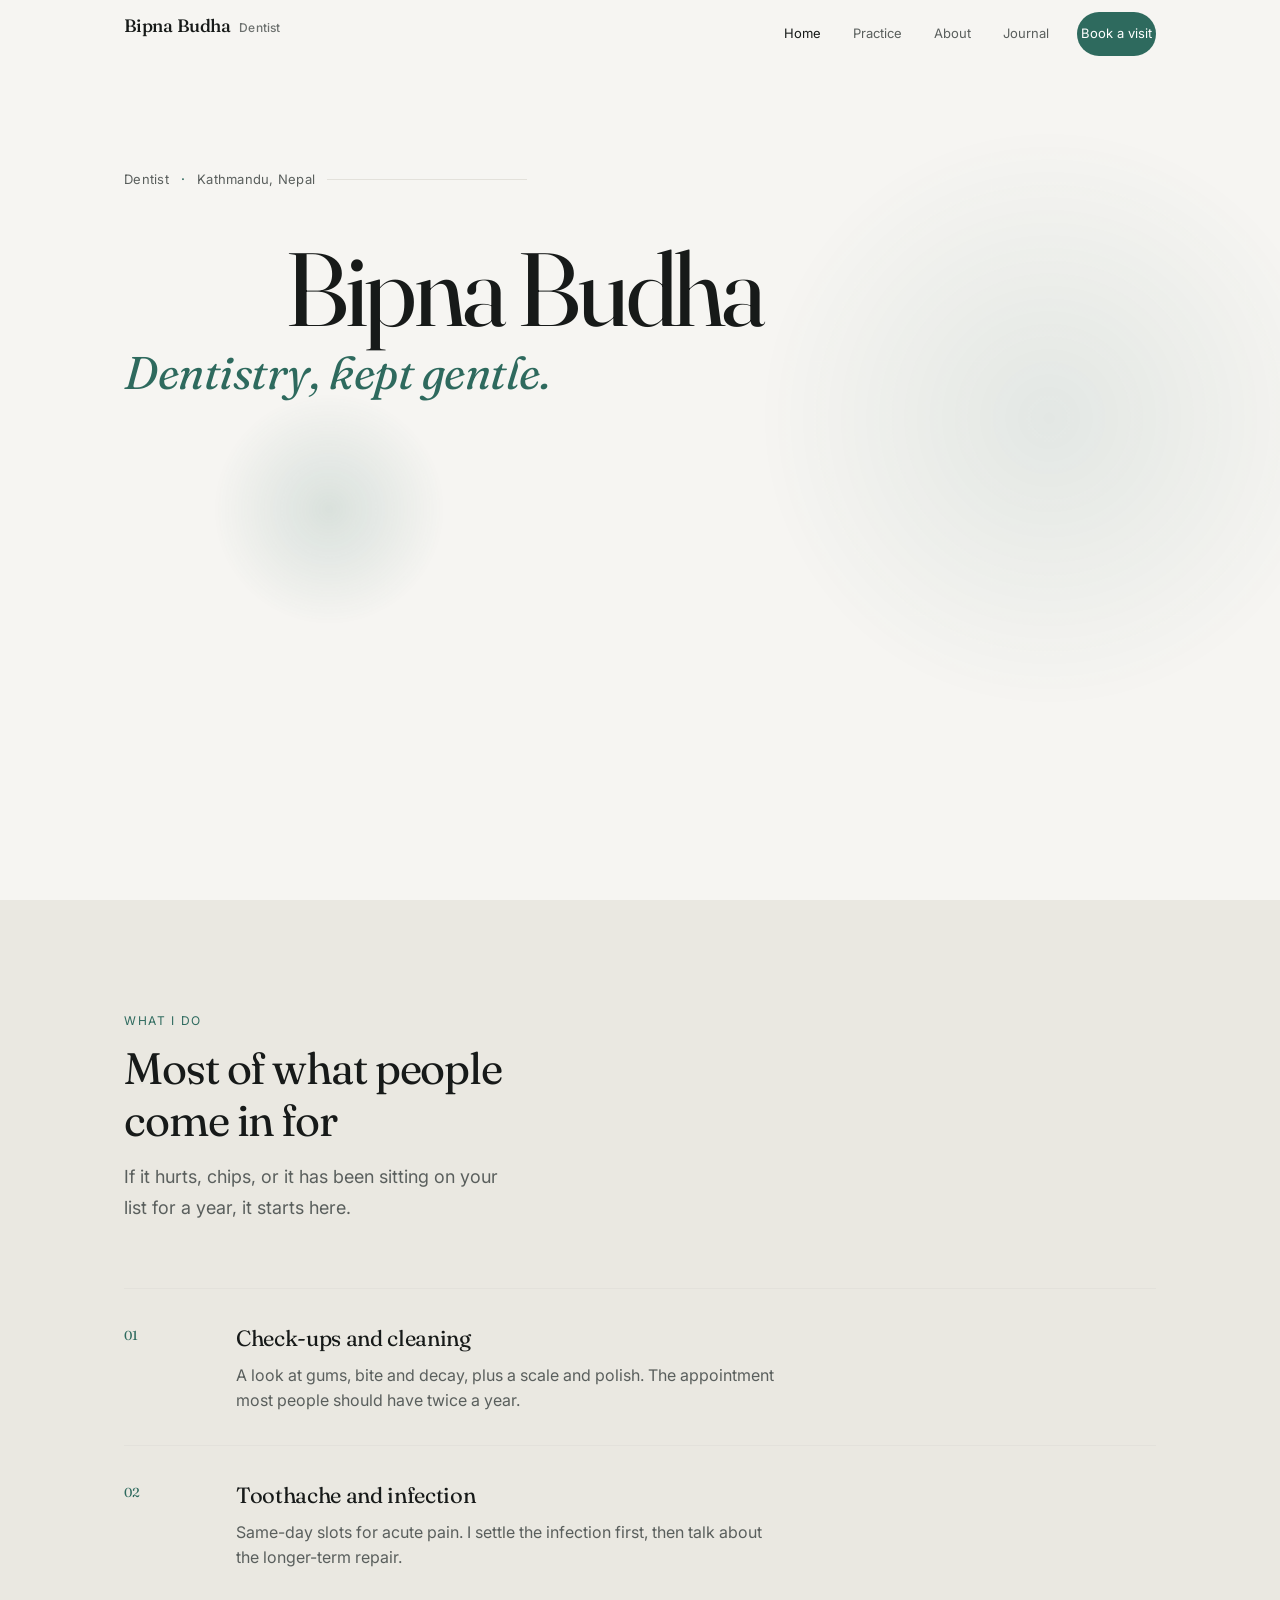
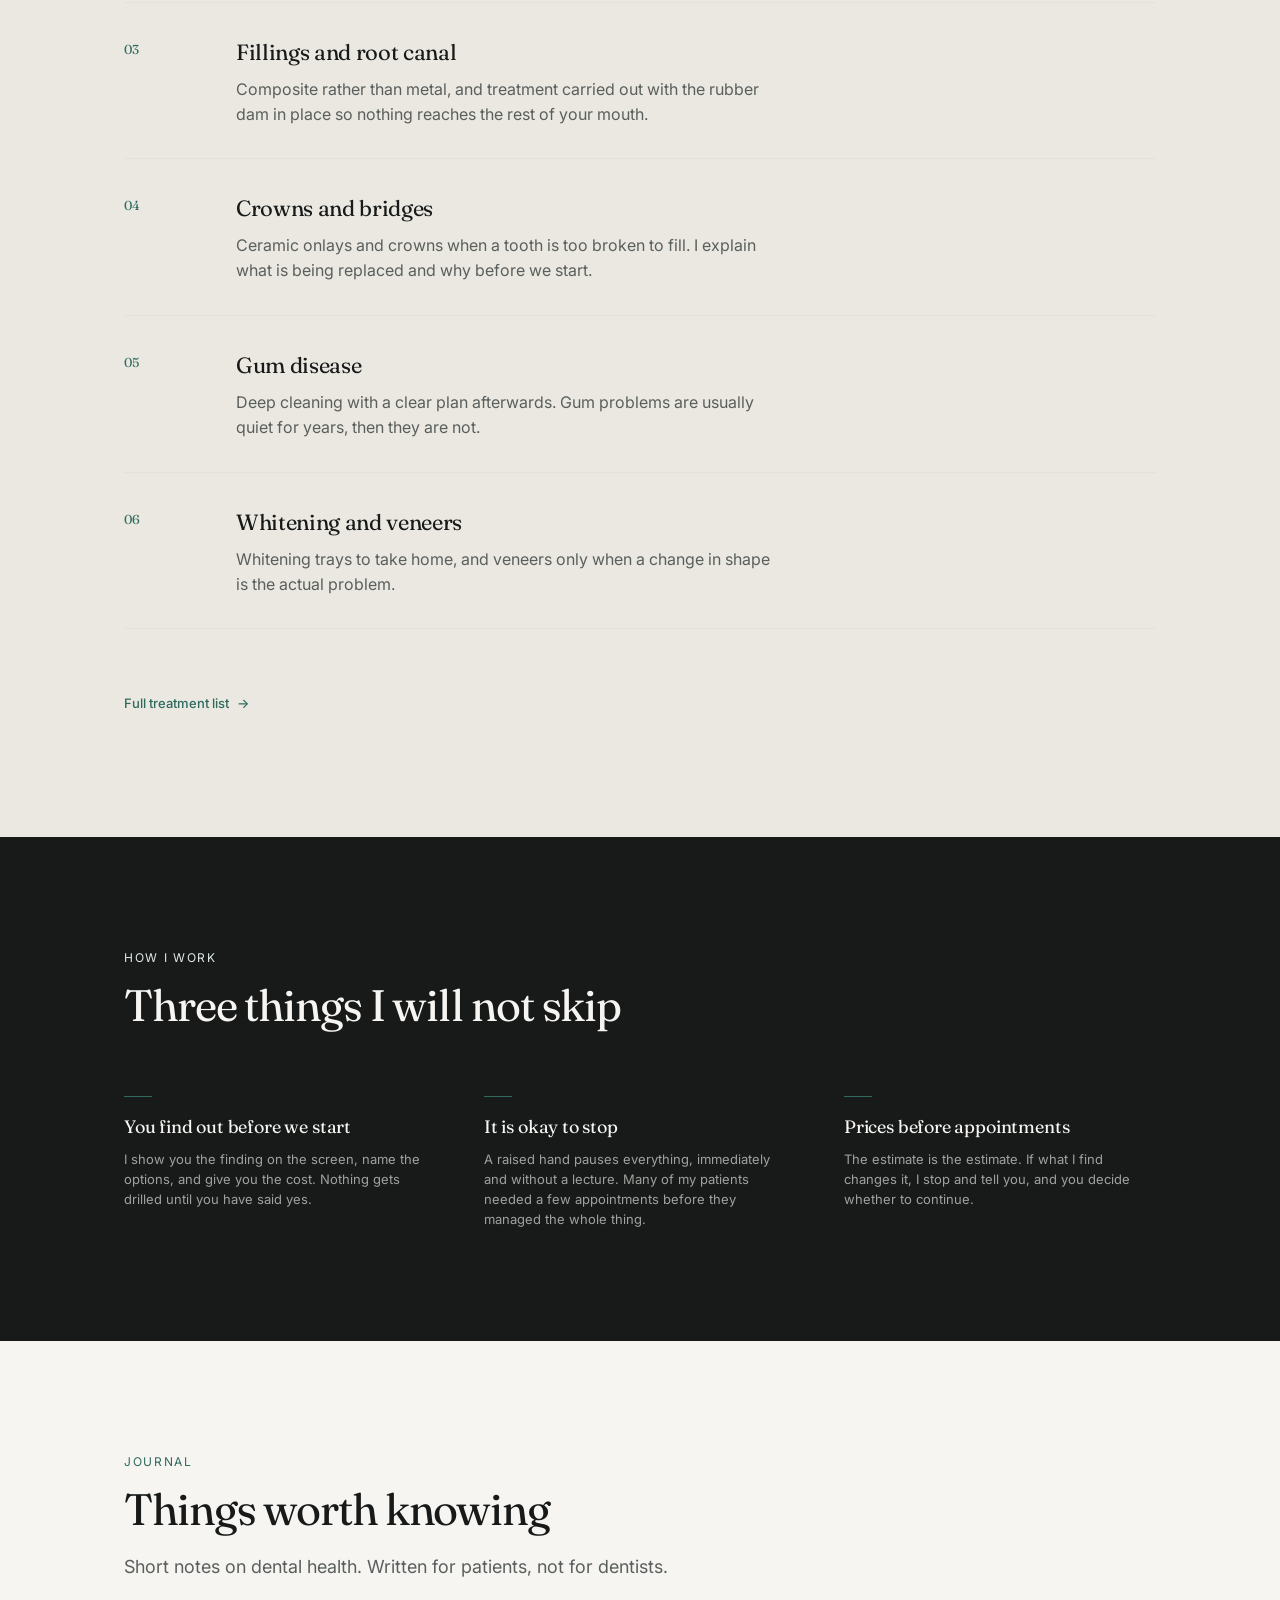
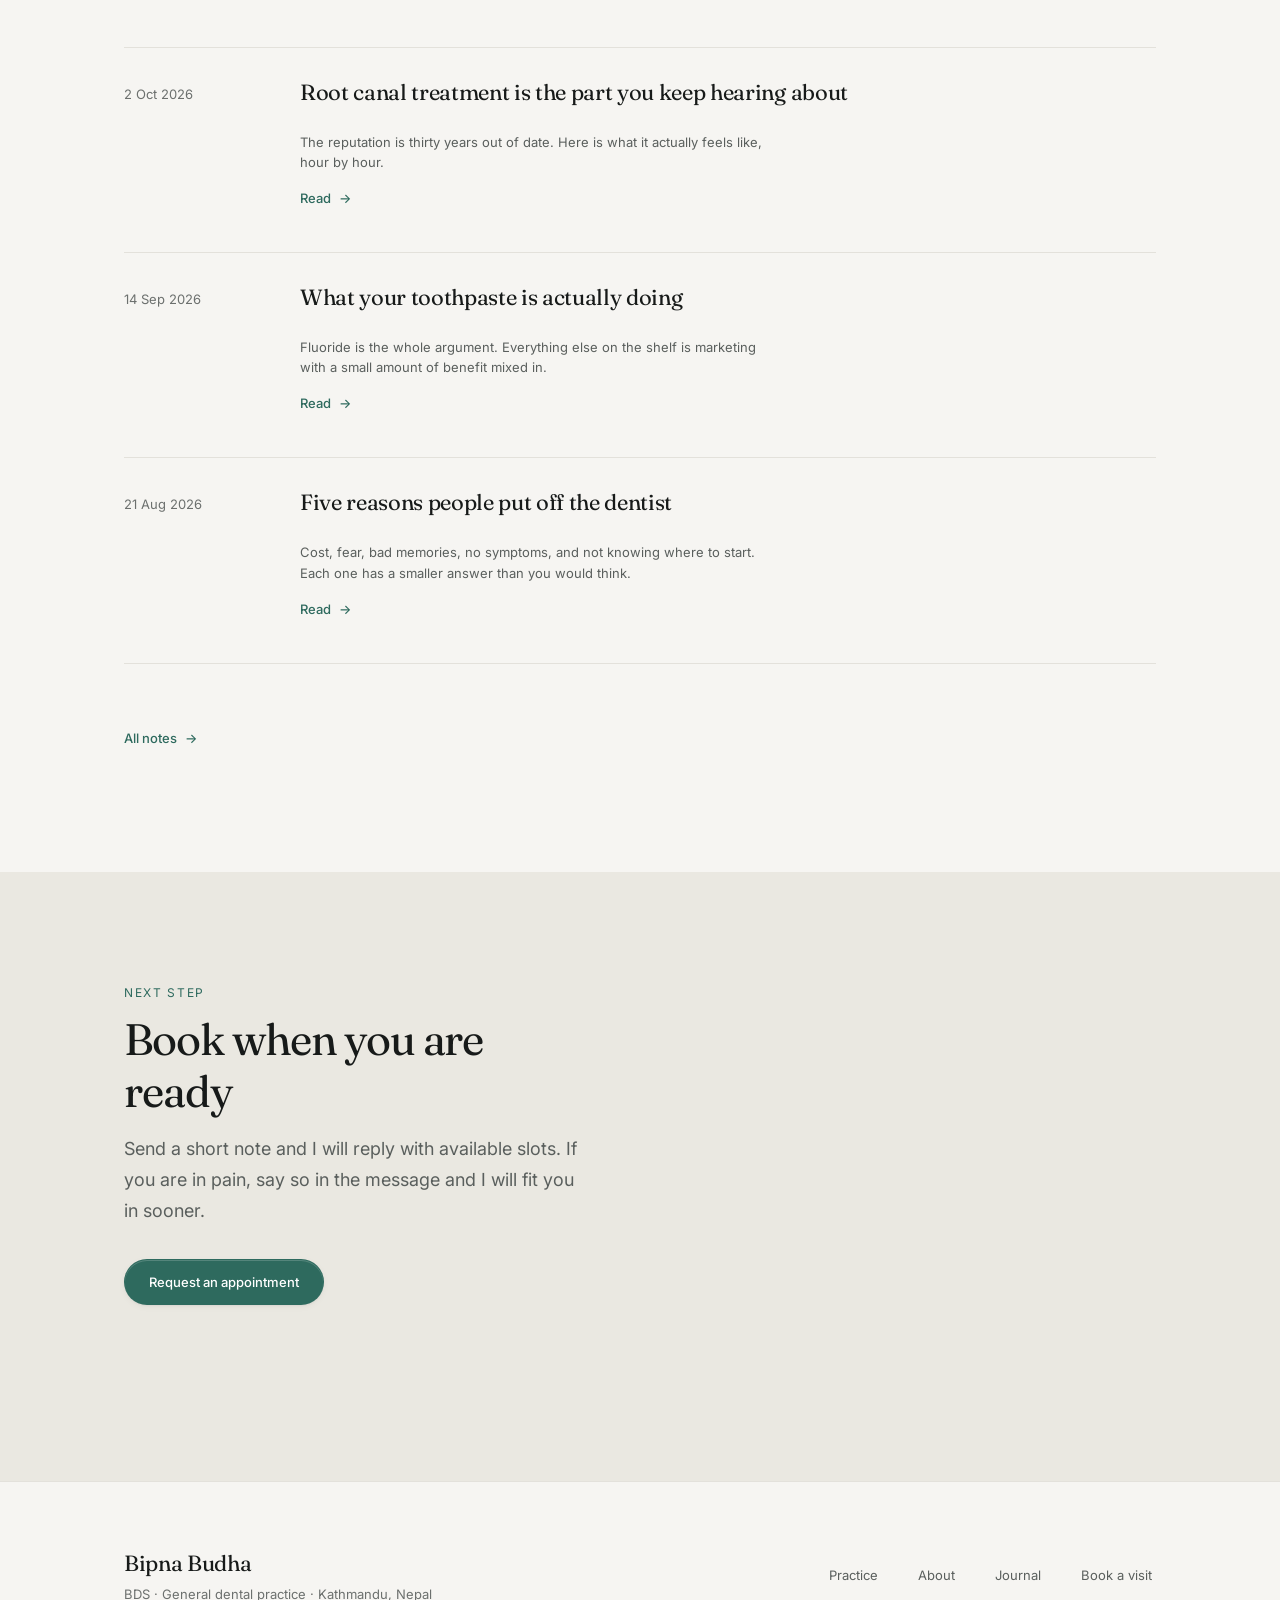
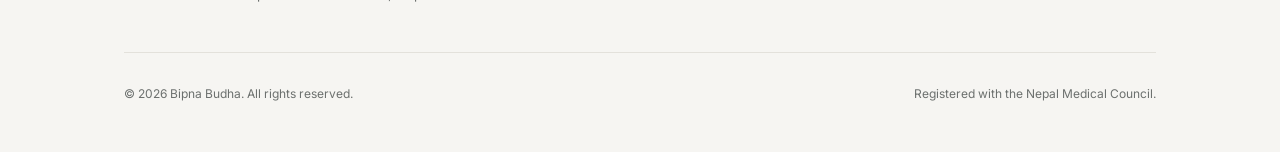
<file: index.html>
<!DOCTYPE html>
<html lang="en">
<head>
  <meta charset="UTF-8" />
  <meta name="viewport" content="width=device-width, initial-scale=1.0" />
  <title>Bipna Budha — Dentist in Kathmandu, Nepal</title>
  <meta name="description" content="Bipna Budha is a dentist in Kathmandu offering gentle general, restorative and preventive dentistry. Request an appointment online." />
  <meta name="theme-color" content="#F6F5F2" />

  <link rel="preconnect" href="https://fonts.googleapis.com" />
  <link rel="preconnect" href="https://fonts.gstatic.com" crossorigin />
  <link href="https://fonts.googleapis.com/css2?family=Fraunces:ital,opsz,wght@0,9..144,400;0,9..144,500;1,9..144,400;1,9..144,500&family=Inter:wght@400;500&display=swap" rel="stylesheet" />
  <link rel="stylesheet" href="assets/styles.css" />
  <link rel="icon" href="data:image/svg+xml,<svg xmlns='http://www.w3.org/2000/svg' viewBox='0 0 32 32'><text y='.85em' font-size='26' font-family='Georgia,serif'>B</text></svg>" />
</head>
<body>
  <a class="skip-link" href="#main">Skip to content</a>

  <header class="masthead" id="masthead">
    <div class="masthead__inner shell">
      <a href="index.html" class="masthead__brand">
        Bipna Budha <small>Dentist</small>
      </a>

      <nav class="masthead__links" id="menu" aria-label="Main">
        <a href="index.html" aria-current="page">Home</a>
        <a href="practice.html">Practice</a>
        <a href="about.html">About</a>
        <a href="journal.html">Journal</a>
        <a href="contact.html" class="masthead__cta">Book a visit</a>
      </nav>

      <button class="masthead__toggle" id="menuToggle" aria-label="Menu" aria-expanded="false" aria-controls="menu">
        <span></span><span></span><span></span>
      </button>
    </div>
  </header>

  <main id="main">

    <!-- ============ HERO ============ -->
    <section class="hero">
      <div class="hero__light" aria-hidden="true"></div>
      <div class="hero__orb" aria-hidden="true"></div>
      <div class="shell">
        <div class="hero__layer hero__layer--3" data-z="36">
          <p class="hero__role" data-enter>
            Dentist <b>·</b> Kathmandu, Nepal
          </p>
        </div>
        <div class="hero__layer hero__layer--2" data-z="24">
          <h1 class="hero__name" data-enter>
            Bipna Budha
            <em>Dentistry, kept gentle.</em>
          </h1>
        </div>
        <div class="hero__layer hero__layer--1" data-z="12">
          <p class="hero__lede" data-enter>
            I look after teeth for people who have been putting it off. We go at your pace,
            explain what I find before I do anything, and keep the appointment as short as it can be.
          </p>
        </div>
        <div class="hero__layer hero__layer--1" data-z="12">
          <div class="hero__actions" data-enter>
            <a href="contact.html" class="btn btn--solid">Book an appointment</a>
            <a href="practice.html" class="btn btn--line">See what I treat</a>
          </div>
        </div>
        <div class="hero__layer hero__layer--2" data-z="24">
          <dl class="hero__assurance" data-enter>
            <div class="assurance">
              <dd class="assurance__value" data-count="9">0</dd>
              <dt class="assurance__label">Years practising</dt>
            </div>
            <div class="assurance">
              <dd class="assurance__value" data-count="2400">0</dd>
              <dt class="assurance__label">Appointments given</dt>
            </div>
            <div class="assurance">
              <dd class="assurance__value">NMC</dd>
              <dt class="assurance__label">Registered in Nepal</dt>
            </div>
          </dl>
        </div>
      </div>
    </section>

    <!-- ============ PRACTICE ============ -->
    <section class="section section--tint" id="practice">
      <div class="shell">
        <header class="section__head" data-reveal>
          <span class="section__eyebrow">What I do</span>
          <h2 class="section__title">Most of what people come in for</h2>
          <p class="section__lede">
            If it hurts, chips, or it has been sitting on your list for a year, it starts here.
          </p>
        </header>

        <div class="services" data-reveal>
          <article class="service">
            <p class="service__num">01</p>
            <div>
              <h3 class="service__name">Check-ups and cleaning</h3>
              <p class="service__desc">A look at gums, bite and decay, plus a scale and polish. The appointment most people should have twice a year.</p>
            </div>
          </article>

          <article class="service">
            <p class="service__num">02</p>
            <div>
              <h3 class="service__name">Toothache and infection</h3>
              <p class="service__desc">Same-day slots for acute pain. I settle the infection first, then talk about the longer-term repair.</p>
            </div>
          </article>

          <article class="service">
            <p class="service__num">03</p>
            <div>
              <h3 class="service__name">Fillings and root canal</h3>
              <p class="service__desc">Composite rather than metal, and treatment carried out with the rubber dam in place so nothing reaches the rest of your mouth.</p>
            </div>
          </article>

          <article class="service">
            <p class="service__num">04</p>
            <div>
              <h3 class="service__name">Crowns and bridges</h3>
              <p class="service__desc">Ceramic onlays and crowns when a tooth is too broken to fill. I explain what is being replaced and why before we start.</p>
            </div>
          </article>

          <article class="service">
            <p class="service__num">05</p>
            <div>
              <h3 class="service__name">Gum disease</h3>
              <p class="service__desc">Deep cleaning with a clear plan afterwards. Gum problems are usually quiet for years, then they are not.</p>
            </div>
          </article>

          <article class="service">
            <p class="service__num">06</p>
            <div>
              <h3 class="service__name">Whitening and veneers</h3>
              <p class="service__desc">Whitening trays to take home, and veneers only when a change in shape is the actual problem.</p>
            </div>
          </article>
        </div>

        <p class="after-list">
          <a href="practice.html" class="entry__more">Full treatment list</a>
        </p>
      </div>
    </section>

    <!-- ============ PHILOSOPHY ============ -->
    <section class="section section--dark">
      <div class="shell">
        <header class="section__head section__head--wide" data-reveal>
          <span class="section__eyebrow eyebrow--inverse">How I work</span>
          <h2 class="section__title">Three things I will not skip</h2>
        </header>

        <div class="principles" data-reveal>
          <div class="principle">
            <div class="principle__mark" aria-hidden="true"></div>
            <h3>You find out before we start</h3>
            <p>I show you the finding on the screen, name the options, and give you the cost. Nothing gets drilled until you have said yes.</p>
          </div>
          <div class="principle">
            <div class="principle__mark" aria-hidden="true"></div>
            <h3>It is okay to stop</h3>
            <p>A raised hand pauses everything, immediately and without a lecture. Many of my patients needed a few appointments before they managed the whole thing.</p>
          </div>
          <div class="principle">
            <div class="principle__mark" aria-hidden="true"></div>
            <h3>Prices before appointments</h3>
            <p>The estimate is the estimate. If what I find changes it, I stop and tell you, and you decide whether to continue.</p>
          </div>
        </div>
      </div>
    </section>

    <!-- ============ JOURNAL TEASER ============ -->
    <section class="section">
      <div class="shell">
        <header class="section__head section__head--wide" data-reveal>
          <span class="section__eyebrow">Journal</span>
          <h2 class="section__title">Things worth knowing</h2>
          <p class="section__lede">Short notes on dental health. Written for patients, not for dentists.</p>
        </header>

        <div class="journal" data-reveal>
          <article class="entry">
            <p class="entry__date"><time datetime="2026-10-02">2 Oct 2026</time></p>
            <div>
              <h3 class="entry__title"><a href="journal/why-nerve-treatment-isnt-the-scary-part.html">Root canal treatment is the part you keep hearing about</a></h3>
              <p class="entry__excerpt">The reputation is thirty years out of date. Here is what it actually feels like, hour by hour.</p>
              <a class="entry__more" href="journal/why-nerve-treatment-isnt-the-scary-part.html">Read</a>
            </div>
          </article>

          <article class="entry">
            <p class="entry__date"><time datetime="2026-09-14">14 Sep 2026</time></p>
            <div>
              <h3 class="entry__title"><a href="journal/what-toothpaste-actually-does.html">What your toothpaste is actually doing</a></h3>
              <p class="entry__excerpt">Fluoride is the whole argument. Everything else on the shelf is marketing with a small amount of benefit mixed in.</p>
              <a class="entry__more" href="journal/what-toothpaste-actually-does.html">Read</a>
            </div>
          </article>

          <article class="entry">
            <p class="entry__date"><time datetime="2026-08-21">21 Aug 2026</time></p>
            <div>
              <h3 class="entry__title"><a href="journal/five-reasons-people-put-off-the-dentist.html">Five reasons people put off the dentist</a></h3>
              <p class="entry__excerpt">Cost, fear, bad memories, no symptoms, and not knowing where to start. Each one has a smaller answer than you would think.</p>
              <a class="entry__more" href="journal/five-reasons-people-put-off-the-dentist.html">Read</a>
            </div>
          </article>
        </div>

        <p class="after-list">
          <a href="journal.html" class="entry__more">All notes</a>
        </p>
      </div>
    </section>

    <!-- ============ BOOKING CTA ============ -->
    <section class="section section--tint">
      <div class="shell">
        <div class="section__head section__head--narrow" data-reveal>
          <span class="section__eyebrow">Next step</span>
          <h2 class="section__title">Book when you are ready</h2>
          <p class="section__lede">
            Send a short note and I will reply with available slots. If you are in pain,
            say so in the message and I will fit you in sooner.
          </p>
          <p class="after-head">
            <a href="contact.html" class="btn btn--solid">Request an appointment</a>
          </p>
        </div>
      </div>
    </section>
  </main>

  <footer class="footer">
    <div class="shell">
      <div class="footer__top">
        <div>
          <p class="footer__name">Bipna Budha</p>
          <p class="footer__role">BDS · General dental practice · Kathmandu, Nepal</p>
        </div>
        <nav class="footer__links" aria-label="Footer">
          <a href="practice.html">Practice</a>
          <a href="about.html">About</a>
          <a href="journal.html">Journal</a>
          <a href="contact.html">Book a visit</a>
        </nav>
      </div>
      <div class="footer__bottom">
        <p>© <span id="year">2026</span> Bipna Budha. All rights reserved.</p>
        <p>Registered with the Nepal Medical Council.</p>
      </div>
    </div>
  </footer>

  <button class="to-top" id="toTop" aria-label="Back to top">↑</button>
  <script src="assets/main.js"></script>
</body>
</html>
</file>
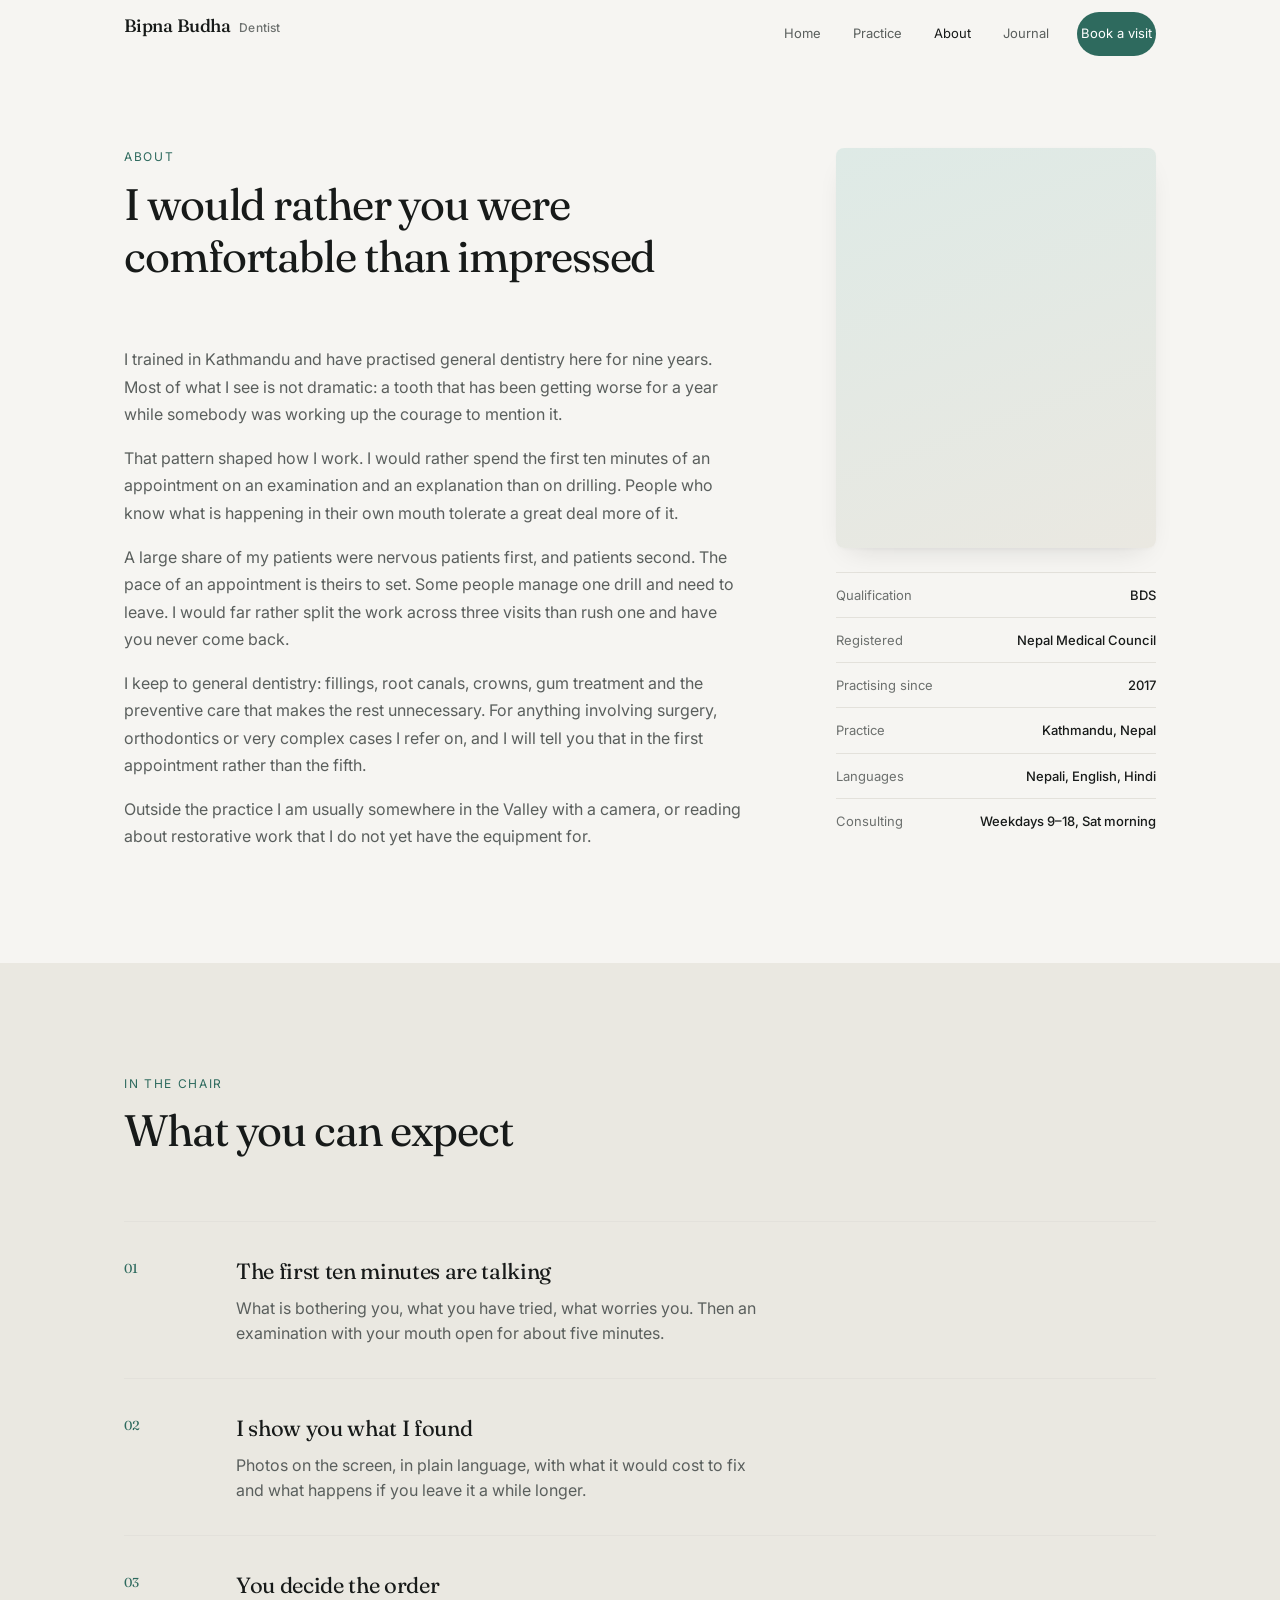
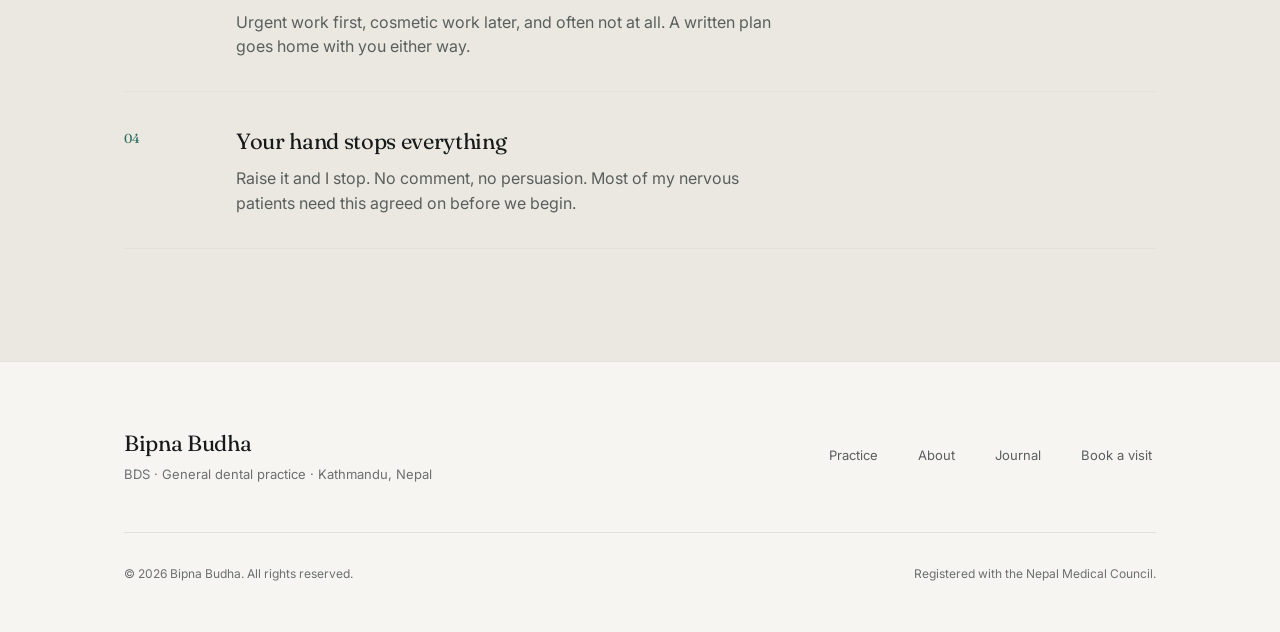
<file: about.html>
<!DOCTYPE html>
<html lang="en">
<head>
  <meta charset="UTF-8" />
  <meta name="viewport" content="width=device-width, initial-scale=1.0" />
  <title>About — Bipna Budha, Dentist in Kathmandu</title>
  <meta name="description" content="Bipna Budha is a general dentist in Kathmandu with nine years of practice, focused on making dental appointments less frightening and more predictable." />
  <meta name="theme-color" content="#F6F5F2" />

  <link rel="preconnect" href="https://fonts.googleapis.com" />
  <link rel="preconnect" href="https://fonts.gstatic.com" crossorigin />
  <link href="https://fonts.googleapis.com/css2?family=Fraunces:ital,opsz,wght@0,9..144,400;0,9..144,500;1,9..144,400;1,9..144,500&family=Inter:wght@400;500&display=swap" rel="stylesheet" />
  <link rel="stylesheet" href="assets/styles.css" />
  <link rel="icon" href="data:image/svg+xml,<svg xmlns='http://www.w3.org/2000/svg' viewBox='0 0 32 32'><text y='.85em' font-size='26' font-family='Georgia,serif'>B</text></svg>" />
</head>
<body>
  <a class="skip-link" href="#main">Skip to content</a>

  <header class="masthead" id="masthead">
    <div class="masthead__inner shell">
      <a href="index.html" class="masthead__brand">Bipna Budha <small>Dentist</small></a>
      <nav class="masthead__links" id="menu" aria-label="Main">
        <a href="index.html">Home</a>
        <a href="practice.html">Practice</a>
        <a href="about.html" aria-current="page">About</a>
        <a href="journal.html">Journal</a>
        <a href="contact.html" class="masthead__cta">Book a visit</a>
      </nav>
      <button class="masthead__toggle" id="menuToggle" aria-label="Menu" aria-expanded="false" aria-controls="menu">
        <span></span><span></span><span></span>
      </button>
    </div>
  </header>

  <main id="main">
    <section class="section page-top">
      <div class="shell about">
        <div>
          <header class="section__head section__head--wide" data-enter>
            <span class="section__eyebrow">About</span>
            <h1 class="section__title">I would rather you were comfortable than impressed</h1>
          </header>

          <div class="prose" data-reveal>
            <p>
              I trained in Kathmandu and have practised general dentistry here for nine years.
              Most of what I see is not dramatic: a tooth that has been getting worse for a year
              while somebody was working up the courage to mention it.
            </p>
            <p>
              That pattern shaped how I work. I would rather spend the first ten minutes of an
              appointment on an examination and an explanation than on drilling. People who know
              what is happening in their own mouth tolerate a great deal more of it.
            </p>
            <p>
              A large share of my patients were nervous patients first, and patients second. The
              pace of an appointment is theirs to set. Some people manage one drill and need to
              leave. I would far rather split the work across three visits than rush one and have
              you never come back.
            </p>
            <p>
              I keep to general dentistry: fillings, root canals, crowns, gum treatment and the
              preventive care that makes the rest unnecessary. For anything involving surgery,
              orthodontics or very complex cases I refer on, and I will tell you that in the first
              appointment rather than the fifth.
            </p>
            <p>
              Outside the practice I am usually somewhere in the Valley with a camera, or reading
              about restorative work that I do not yet have the equipment for.
            </p>
          </div>
        </div>

        <aside data-reveal>
          <div class="portrait">
            <span class="portrait__initials" aria-hidden="true">BB</span>
          </div>

          <ul class="credentials">
            <li><span class="k">Qualification</span><span class="v">BDS</span></li>
            <li><span class="k">Registered</span><span class="v">Nepal Medical Council</span></li>
            <li><span class="k">Practising since</span><span class="v">2017</span></li>
            <li><span class="k">Practice</span><span class="v">Kathmandu, Nepal</span></li>
            <li><span class="k">Languages</span><span class="v">Nepali, English, Hindi</span></li>
            <li><span class="k">Consulting</span><span class="v">Weekdays 9–18, Sat morning</span></li>
          </ul>
        </aside>
      </div>
    </section>

    <section class="section section--tint">
      <div class="shell">
        <header class="section__head section__head--wide" data-reveal>
          <span class="section__eyebrow">In the chair</span>
          <h2 class="section__title">What you can expect</h2>
        </header>

        <div class="services" data-reveal>
          <article class="service">
            <p class="service__num">01</p>
            <div>
              <h3 class="service__name">The first ten minutes are talking</h3>
              <p class="service__desc">What is bothering you, what you have tried, what worries you. Then an examination with your mouth open for about five minutes.</p>
            </div>
          </article>
          <article class="service">
            <p class="service__num">02</p>
            <div>
              <h3 class="service__name">I show you what I found</h3>
              <p class="service__desc">Photos on the screen, in plain language, with what it would cost to fix and what happens if you leave it a while longer.</p>
            </div>
          </article>
          <article class="service">
            <p class="service__num">03</p>
            <div>
              <h3 class="service__name">You decide the order</h3>
              <p class="service__desc">Urgent work first, cosmetic work later, and often not at all. A written plan goes home with you either way.</p>
            </div>
          </article>
          <article class="service">
            <p class="service__num">04</p>
            <div>
              <h3 class="service__name">Your hand stops everything</h3>
              <p class="service__desc">Raise it and I stop. No comment, no persuasion. Most of my nervous patients need this agreed on before we begin.</p>
            </div>
          </article>
        </div>
      </div>
    </section>
  </main>

  <footer class="footer">
    <div class="shell">
      <div class="footer__top">
        <div>
          <p class="footer__name">Bipna Budha</p>
          <p class="footer__role">BDS · General dental practice · Kathmandu, Nepal</p>
        </div>
        <nav class="footer__links" aria-label="Footer">
          <a href="practice.html">Practice</a>
          <a href="about.html">About</a>
          <a href="journal.html">Journal</a>
          <a href="contact.html">Book a visit</a>
        </nav>
      </div>
      <div class="footer__bottom">
        <p>© <span id="year">2026</span> Bipna Budha. All rights reserved.</p>
        <p>Registered with the Nepal Medical Council.</p>
      </div>
    </div>
  </footer>

  <button class="to-top" id="toTop" aria-label="Back to top">↑</button>
  <script src="assets/main.js"></script>
</body>
</html>
</file>
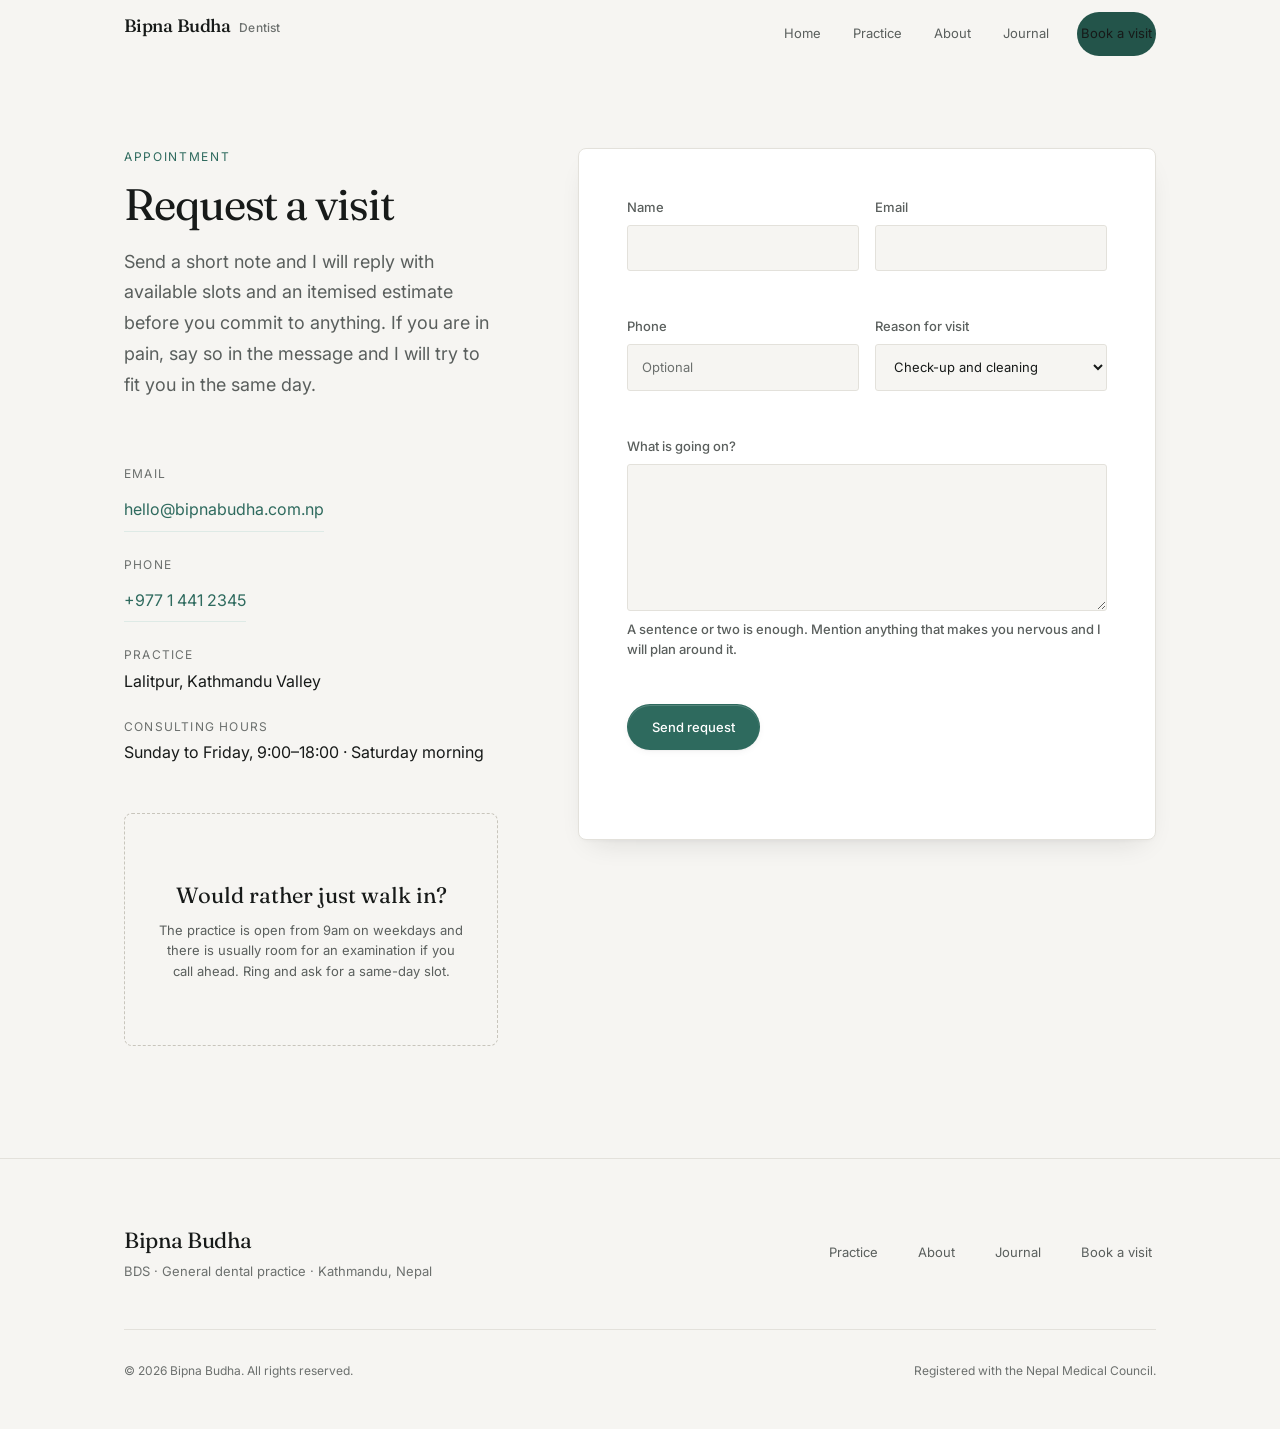
<file: contact.html>
<!DOCTYPE html>
<html lang="en">
<head>
  <meta charset="UTF-8" />
  <meta name="viewport" content="width=device-width, initial-scale=1.0" />
  <title>Book a visit — Bipna Budha, Dentist in Kathmandu</title>
  <meta name="description" content="Request an appointment with Bipna Budha, general dentist in Kathmandu. Get an itemised estimate by email before you commit." />
  <meta name="theme-color" content="#F6F5F2" />

  <link rel="preconnect" href="https://fonts.googleapis.com" />
  <link rel="preconnect" href="https://fonts.gstatic.com" crossorigin />
  <link href="https://fonts.googleapis.com/css2?family=Fraunces:ital,opsz,wght@0,9..144,400;0,9..144,500;1,9..144,400;1,9..144,500&family=Inter:wght@400;500&display=swap" rel="stylesheet" />
  <link rel="stylesheet" href="assets/styles.css" />
  <link rel="icon" href="data:image/svg+xml,<svg xmlns='http://www.w3.org/2000/svg' viewBox='0 0 32 32'><text y='.85em' font-size='26' font-family='Georgia,serif'>B</text></svg>" />
</head>
<body>
  <a class="skip-link" href="#main">Skip to content</a>

  <header class="masthead" id="masthead">
    <div class="masthead__inner shell">
      <a href="index.html" class="masthead__brand">Bipna Budha <small>Dentist</small></a>
      <nav class="masthead__links" id="menu" aria-label="Main">
        <a href="index.html">Home</a>
        <a href="practice.html">Practice</a>
        <a href="about.html">About</a>
        <a href="journal.html">Journal</a>
        <a href="contact.html" class="masthead__cta" aria-current="page">Book a visit</a>
      </nav>
      <button class="masthead__toggle" id="menuToggle" aria-label="Menu" aria-expanded="false" aria-controls="menu">
        <span></span><span></span><span></span>
      </button>
    </div>
  </header>

  <main id="main">
    <section class="section page-top">
      <div class="shell booking">
        <div>
          <header class="section__head" data-enter>
            <span class="section__eyebrow">Appointment</span>
            <h1 class="section__title">Request a visit</h1>
            <p class="section__lede">
              Send a short note and I will reply with available slots and an itemised estimate
              before you commit to anything. If you are in pain, say so in the message and I will
              try to fit you in the same day.
            </p>
          </header>

          <div class="booking__details" data-reveal>
            <div class="booking__block">
              <span class="k">Email</span>
              <span class="v"><a href="mailto:hello@bipnabudha.com.np">hello@bipnabudha.com.np</a></span>
            </div>
            <div class="booking__block">
              <span class="k">Phone</span>
              <span class="v"><a href="tel:+97714412345">+977 1 441 2345</a></span>
            </div>
            <div class="booking__block">
              <span class="k">Practice</span>
              <span class="v">Lalitpur, Kathmandu Valley</span>
            </div>
            <div class="booking__block">
              <span class="k">Consulting hours</span>
              <span class="v">Sunday to Friday, 9:00–18:00 · Saturday morning</span>
            </div>
          </div>

          <div class="state state--spaced" data-reveal>
            <h2 class="state__title">Would rather just walk in?</h2>
            <p>
              The practice is open from 9am on weekdays and there is usually room for an
              examination if you call ahead. Ring and ask for a same-day slot.
            </p>
          </div>
        </div>

        <form class="form" id="bookingForm" novalidate data-reveal>
          <div class="form__row">
            <label class="field">
              <span>Name</span>
              <input type="text" name="name" autocomplete="name" required />
              <span class="field__error"></span>
            </label>
            <label class="field">
              <span>Email</span>
              <input type="email" name="email" autocomplete="email" required />
              <span class="field__error"></span>
            </label>
          </div>

          <div class="form__row">
            <label class="field">
              <span>Phone</span>
              <input type="tel" name="phone" autocomplete="tel" placeholder="Optional" />
              <span class="field__error"></span>
            </label>
            <label class="field">
              <span>Reason for visit</span>
              <select name="reason">
                <option>Check-up and cleaning</option>
                <option>Toothache or infection</option>
                <option>Filling or root canal</option>
                <option>Crown or bridge</option>
                <option>Gum treatment</option>
                <option>Whitening or veneers</option>
                <option>Child's check-up</option>
                <option>Not sure yet</option>
              </select>
              <span class="field__error"></span>
            </label>
          </div>

          <label class="field">
            <span>What is going on?</span>
            <textarea name="message" rows="6" required></textarea>
            <span class="field__hint">A sentence or two is enough. Mention anything that makes you nervous and I will plan around it.</span>
            <span class="field__error"></span>
          </label>

          <button class="btn btn--solid" type="submit">Send request</button>
          <p class="form__note" id="formNote" role="status" aria-live="polite"></p>
        </form>
      </div>
    </section>
  </main>

  <footer class="footer">
    <div class="shell">
      <div class="footer__top">
        <div>
          <p class="footer__name">Bipna Budha</p>
          <p class="footer__role">BDS · General dental practice · Kathmandu, Nepal</p>
        </div>
        <nav class="footer__links" aria-label="Footer">
          <a href="practice.html">Practice</a>
          <a href="about.html">About</a>
          <a href="journal.html">Journal</a>
          <a href="contact.html">Book a visit</a>
        </nav>
      </div>
      <div class="footer__bottom">
        <p>© <span id="year">2026</span> Bipna Budha. All rights reserved.</p>
        <p>Registered with the Nepal Medical Council.</p>
      </div>
    </div>
  </footer>

  <button class="to-top" id="toTop" aria-label="Back to top">↑</button>
  <script src="assets/main.js"></script>
</body>
</html>
</file>
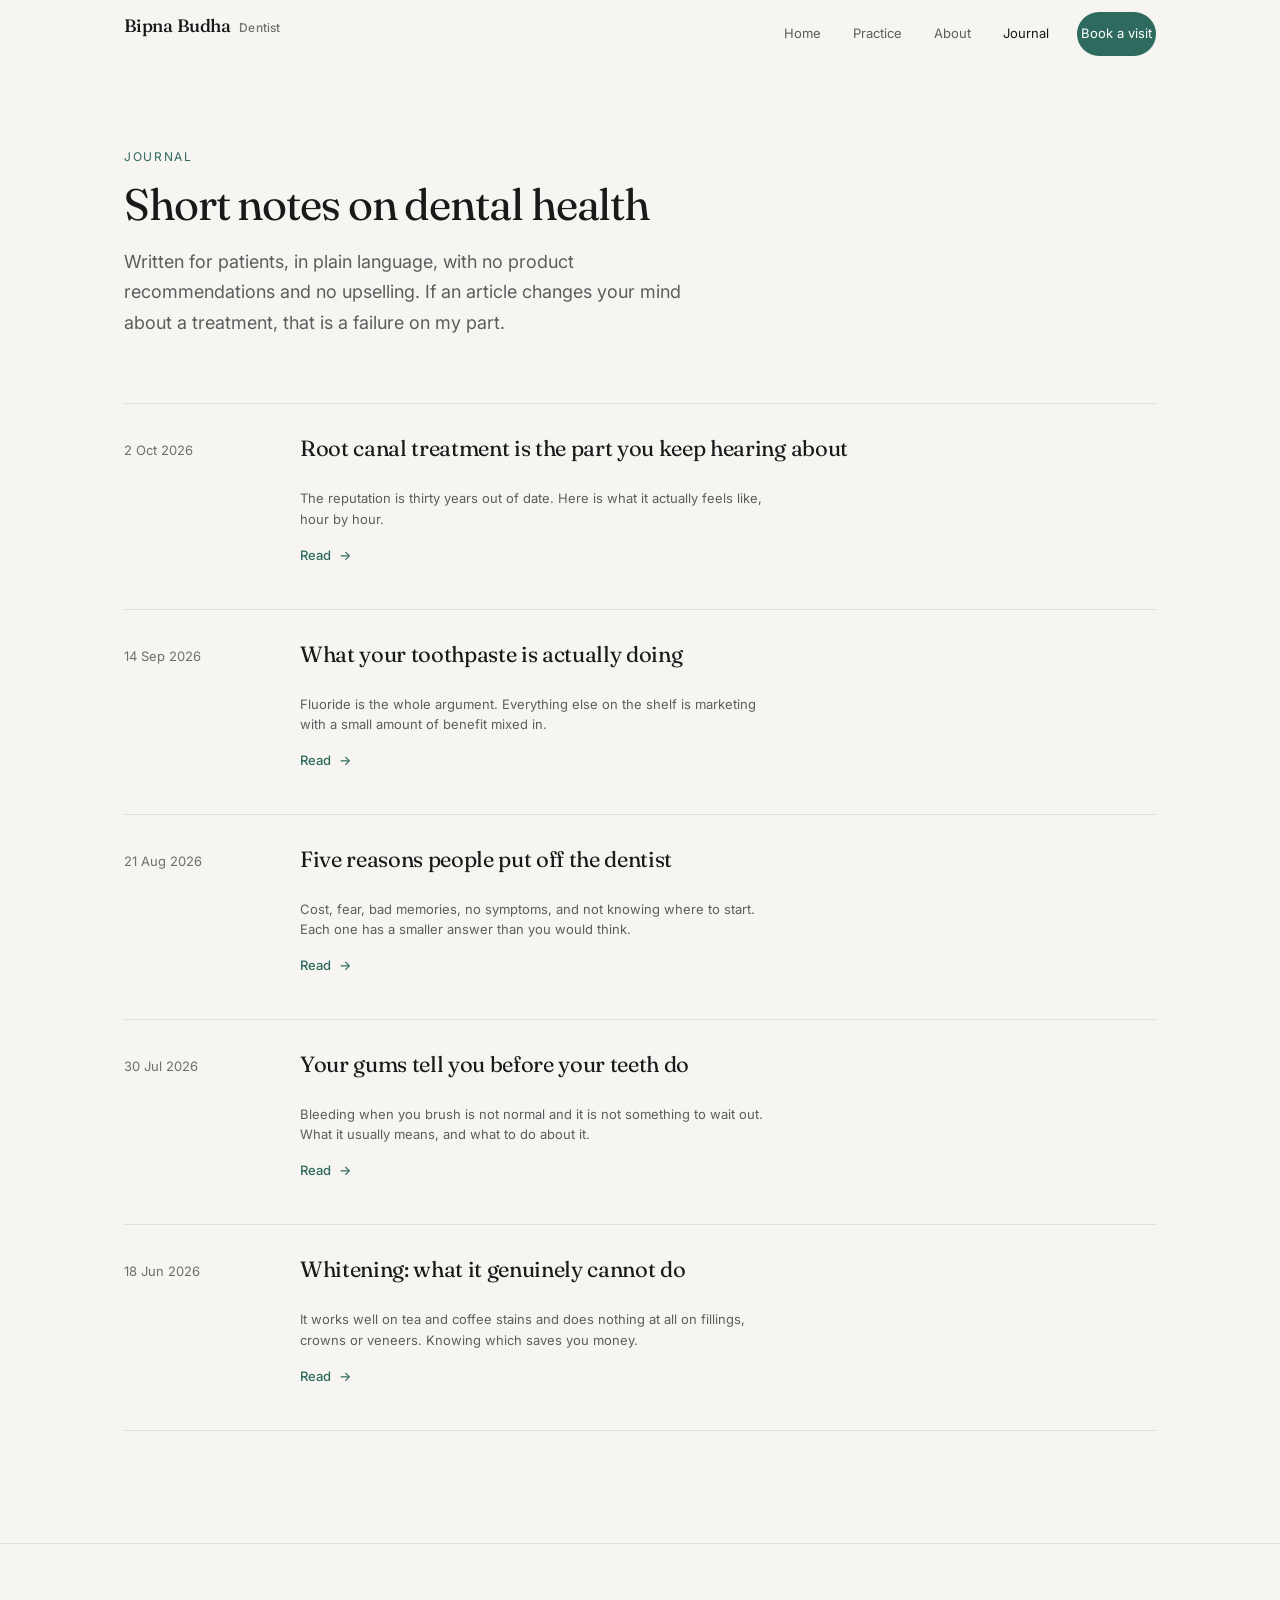
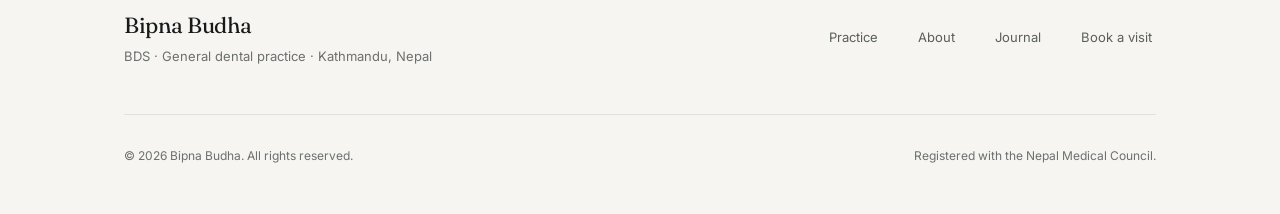
<file: journal.html>
<!DOCTYPE html>
<html lang="en">
<head>
  <meta charset="UTF-8" />
  <meta name="viewport" content="width=device-width, initial-scale=1.0" />
  <title>Journal — Bipna Budha, Dentist in Kathmandu</title>
  <meta name="description" content="Short notes on dental health from Bipna Budha, written for patients rather than dentists." />
  <meta name="theme-color" content="#F6F5F2" />

  <link rel="preconnect" href="https://fonts.googleapis.com" />
  <link rel="preconnect" href="https://fonts.gstatic.com" crossorigin />
  <link href="https://fonts.googleapis.com/css2?family=Fraunces:ital,opsz,wght@0,9..144,400;0,9..144,500;1,9..144,400;1,9..144,500&family=Inter:wght@400;500&display=swap" rel="stylesheet" />
  <link rel="stylesheet" href="assets/styles.css" />
  <link rel="icon" href="data:image/svg+xml,<svg xmlns='http://www.w3.org/2000/svg' viewBox='0 0 32 32'><text y='.85em' font-size='26' font-family='Georgia,serif'>B</text></svg>" />
</head>
<body>
  <a class="skip-link" href="#main">Skip to content</a>

  <header class="masthead" id="masthead">
    <div class="masthead__inner shell">
      <a href="index.html" class="masthead__brand">Bipna Budha <small>Dentist</small></a>
      <nav class="masthead__links" id="menu" aria-label="Main">
        <a href="index.html">Home</a>
        <a href="practice.html">Practice</a>
        <a href="about.html">About</a>
        <a href="journal.html" aria-current="page">Journal</a>
        <a href="contact.html" class="masthead__cta">Book a visit</a>
      </nav>
      <button class="masthead__toggle" id="menuToggle" aria-label="Menu" aria-expanded="false" aria-controls="menu">
        <span></span><span></span><span></span>
      </button>
    </div>
  </header>

  <main id="main">
    <section class="section page-top">
      <div class="shell">
        <header class="section__head section__head--wide" data-enter>
          <span class="section__eyebrow">Journal</span>
          <h1 class="section__title">Short notes on dental health</h1>
          <p class="section__lede">
            Written for patients, in plain language, with no product recommendations and no
            upselling. If an article changes your mind about a treatment, that is a failure on my part.
          </p>
        </header>

        <div class="journal" data-reveal>
          <article class="entry">
            <p class="entry__date"><time datetime="2026-10-02">2 Oct 2026</time></p>
            <div>
              <h2 class="entry__title"><a href="journal/why-nerve-treatment-isnt-the-scary-part.html">Root canal treatment is the part you keep hearing about</a></h2>
              <p class="entry__excerpt">The reputation is thirty years out of date. Here is what it actually feels like, hour by hour.</p>
              <a class="entry__more" href="journal/why-nerve-treatment-isnt-the-scary-part.html">Read</a>
            </div>
          </article>

          <article class="entry">
            <p class="entry__date"><time datetime="2026-09-14">14 Sep 2026</time></p>
            <div>
              <h2 class="entry__title"><a href="journal/what-toothpaste-actually-does.html">What your toothpaste is actually doing</a></h2>
              <p class="entry__excerpt">Fluoride is the whole argument. Everything else on the shelf is marketing with a small amount of benefit mixed in.</p>
              <a class="entry__more" href="journal/what-toothpaste-actually-does.html">Read</a>
            </div>
          </article>

          <article class="entry">
            <p class="entry__date"><time datetime="2026-08-21">21 Aug 2026</time></p>
            <div>
              <h2 class="entry__title"><a href="journal/five-reasons-people-put-off-the-dentist.html">Five reasons people put off the dentist</a></h2>
              <p class="entry__excerpt">Cost, fear, bad memories, no symptoms, and not knowing where to start. Each one has a smaller answer than you would think.</p>
              <a class="entry__more" href="journal/five-reasons-people-put-off-the-dentist.html">Read</a>
            </div>
          </article>

          <article class="entry">
            <p class="entry__date"><time datetime="2026-07-30">30 Jul 2026</time></p>
            <div>
              <h2 class="entry__title"><a href="journal/gums-tell-you-first.html">Your gums tell you before your teeth do</a></h2>
              <p class="entry__excerpt">Bleeding when you brush is not normal and it is not something to wait out. What it usually means, and what to do about it.</p>
              <a class="entry__more" href="journal/gums-tell-you-first.html">Read</a>
            </div>
          </article>

          <article class="entry">
            <p class="entry__date"><time datetime="2026-06-18">18 Jun 2026</time></p>
            <div>
              <h2 class="entry__title"><a href="journal/whitening-what-it-cannot-do.html">Whitening: what it genuinely cannot do</a></h2>
              <p class="entry__excerpt">It works well on tea and coffee stains and does nothing at all on fillings, crowns or veneers. Knowing which saves you money.</p>
              <a class="entry__more" href="journal/whitening-what-it-cannot-do.html">Read</a>
            </div>
          </article>
        </div>
      </div>
    </section>
  </main>

  <footer class="footer">
    <div class="shell">
      <div class="footer__top">
        <div>
          <p class="footer__name">Bipna Budha</p>
          <p class="footer__role">BDS · General dental practice · Kathmandu, Nepal</p>
        </div>
        <nav class="footer__links" aria-label="Footer">
          <a href="practice.html">Practice</a>
          <a href="about.html">About</a>
          <a href="journal.html">Journal</a>
          <a href="contact.html">Book a visit</a>
        </nav>
      </div>
      <div class="footer__bottom">
        <p>© <span id="year">2026</span> Bipna Budha. All rights reserved.</p>
        <p>Registered with the Nepal Medical Council.</p>
      </div>
    </div>
  </footer>

  <button class="to-top" id="toTop" aria-label="Back to top">↑</button>
  <script src="assets/main.js"></script>
</body>
</html>
</file>
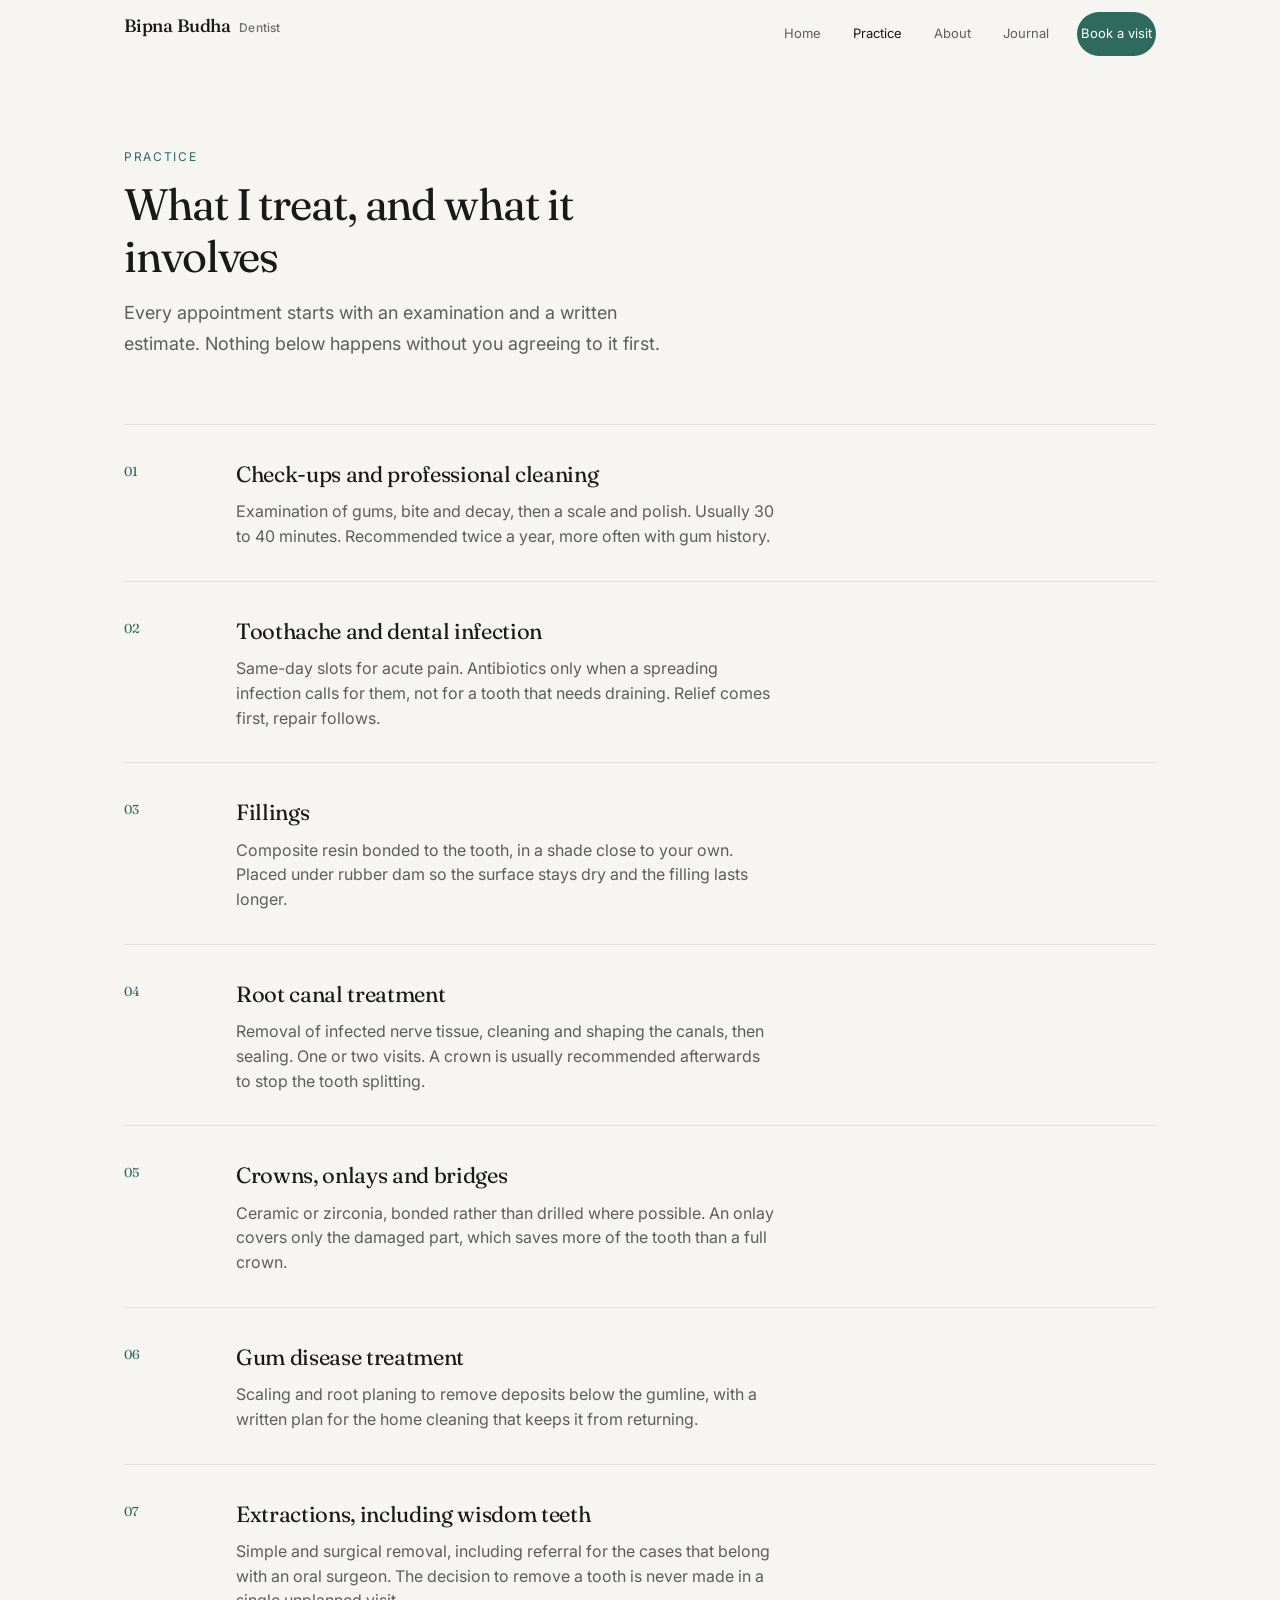
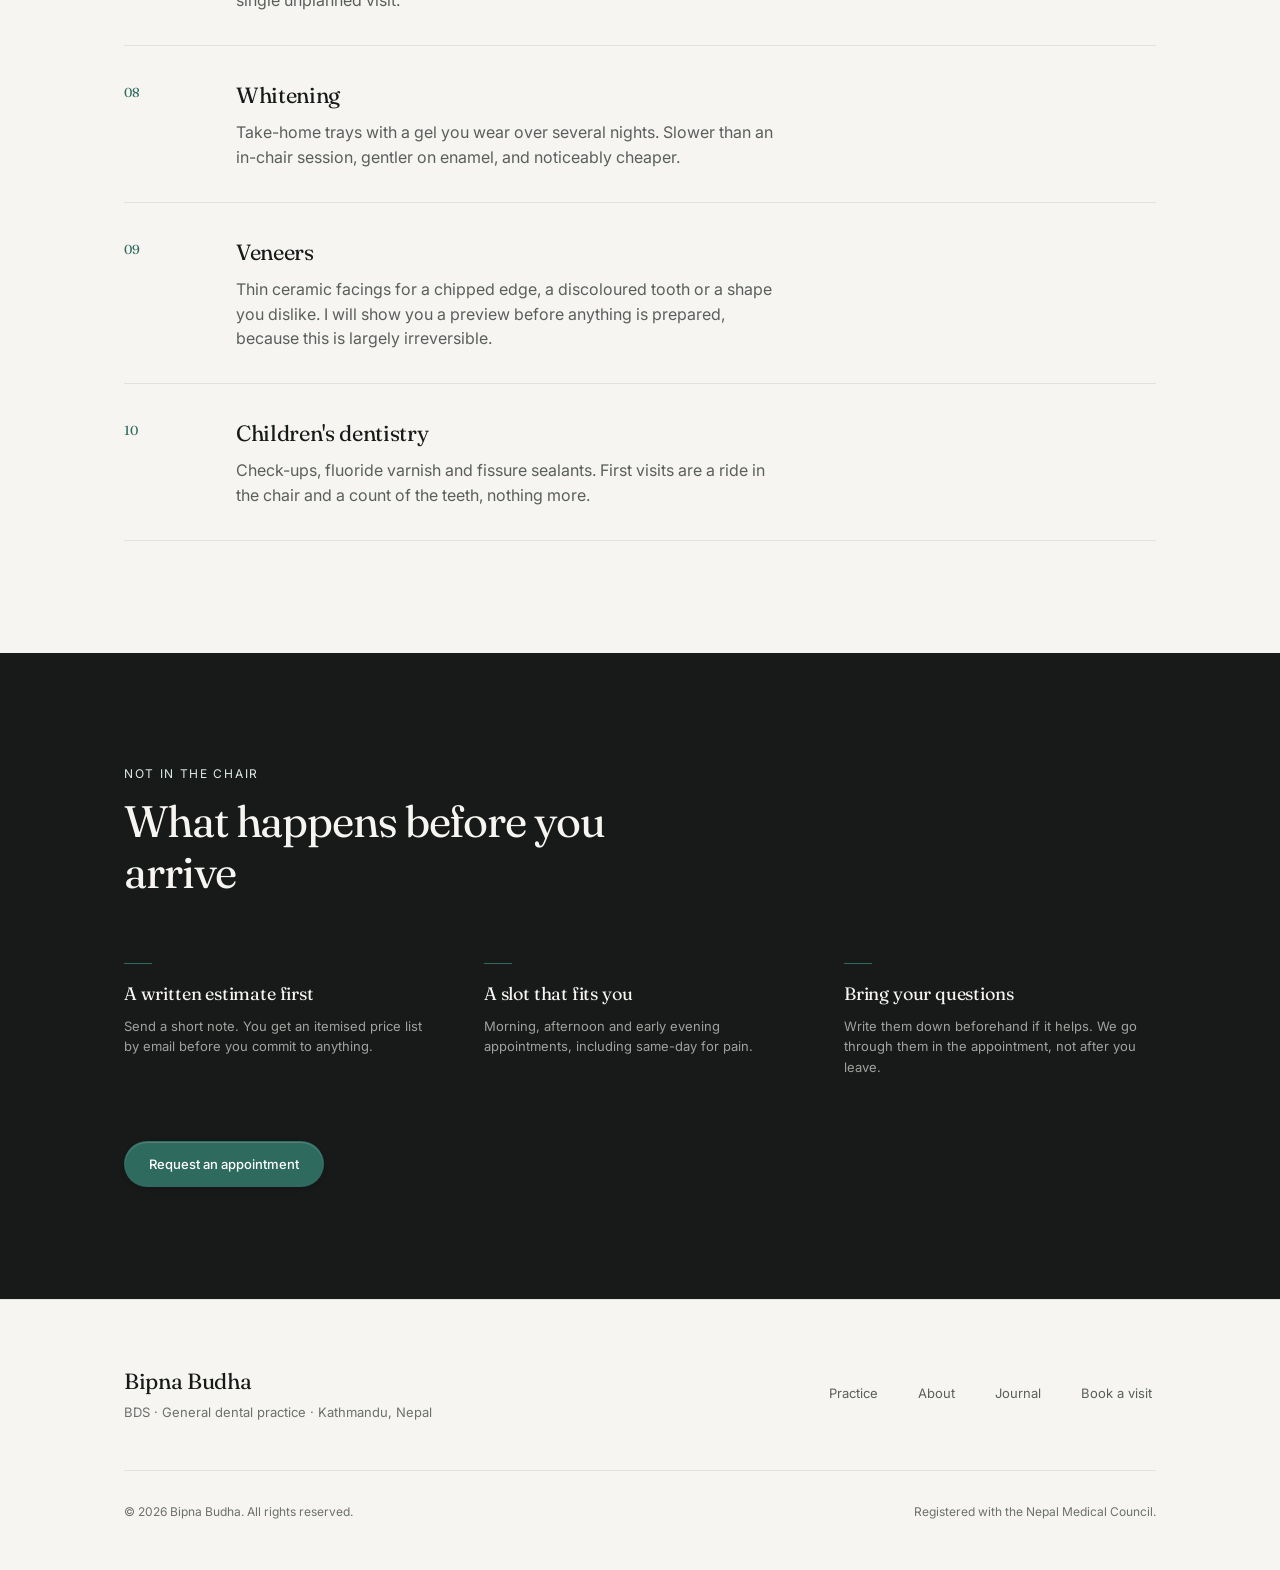
<file: practice.html>
<!DOCTYPE html>
<html lang="en">
<head>
  <meta charset="UTF-8" />
  <meta name="viewport" content="width=device-width, initial-scale=1.0" />
  <title>Practice — Bipna Budha, Dentist in Kathmandu</title>
  <meta name="description" content="Treatments offered by Bipna Budha: check-ups, toothache, root canal, crowns, gum disease, whitening and children's dentistry." />
  <meta name="theme-color" content="#F6F5F2" />

  <link rel="preconnect" href="https://fonts.googleapis.com" />
  <link rel="preconnect" href="https://fonts.gstatic.com" crossorigin />
  <link href="https://fonts.googleapis.com/css2?family=Fraunces:ital,opsz,wght@0,9..144,400;0,9..144,500;1,9..144,400;1,9..144,500&family=Inter:wght@400;500&display=swap" rel="stylesheet" />
  <link rel="stylesheet" href="assets/styles.css" />
  <link rel="icon" href="data:image/svg+xml,<svg xmlns='http://www.w3.org/2000/svg' viewBox='0 0 32 32'><text y='.85em' font-size='26' font-family='Georgia,serif'>B</text></svg>" />
</head>
<body>
  <a class="skip-link" href="#main">Skip to content</a>

  <header class="masthead" id="masthead">
    <div class="masthead__inner shell">
      <a href="index.html" class="masthead__brand">Bipna Budha <small>Dentist</small></a>
      <nav class="masthead__links" id="menu" aria-label="Main">
        <a href="index.html">Home</a>
        <a href="practice.html" aria-current="page">Practice</a>
        <a href="about.html">About</a>
        <a href="journal.html">Journal</a>
        <a href="contact.html" class="masthead__cta">Book a visit</a>
      </nav>
      <button class="masthead__toggle" id="menuToggle" aria-label="Menu" aria-expanded="false" aria-controls="menu">
        <span></span><span></span><span></span>
      </button>
    </div>
  </header>

  <main id="main">
    <section class="section page-top">
      <div class="shell">
        <header class="section__head section__head--wide" data-enter>
          <span class="section__eyebrow">Practice</span>
          <h1 class="section__title">What I treat, and what it involves</h1>
          <p class="section__lede">
            Every appointment starts with an examination and a written estimate. Nothing below
            happens without you agreeing to it first.
          </p>
        </header>

        <div class="services" data-reveal>
          <article class="service">
            <p class="service__num">01</p>
            <div>
              <h2 class="service__name">Check-ups and professional cleaning</h2>
              <p class="service__desc">Examination of gums, bite and decay, then a scale and polish. Usually 30 to 40 minutes. Recommended twice a year, more often with gum history.</p>
            </div>
          </article>

          <article class="service">
            <p class="service__num">02</p>
            <div>
              <h2 class="service__name">Toothache and dental infection</h2>
              <p class="service__desc">Same-day slots for acute pain. Antibiotics only when a spreading infection calls for them, not for a tooth that needs draining. Relief comes first, repair follows.</p>
            </div>
          </article>

          <article class="service">
            <p class="service__num">03</p>
            <div>
              <h2 class="service__name">Fillings</h2>
              <p class="service__desc">Composite resin bonded to the tooth, in a shade close to your own. Placed under rubber dam so the surface stays dry and the filling lasts longer.</p>
            </div>
          </article>

          <article class="service">
            <p class="service__num">04</p>
            <div>
              <h2 class="service__name">Root canal treatment</h2>
              <p class="service__desc">Removal of infected nerve tissue, cleaning and shaping the canals, then sealing. One or two visits. A crown is usually recommended afterwards to stop the tooth splitting.</p>
            </div>
          </article>

          <article class="service">
            <p class="service__num">05</p>
            <div>
              <h2 class="service__name">Crowns, onlays and bridges</h2>
              <p class="service__desc">Ceramic or zirconia, bonded rather than drilled where possible. An onlay covers only the damaged part, which saves more of the tooth than a full crown.</p>
            </div>
          </article>

          <article class="service">
            <p class="service__num">06</p>
            <div>
              <h2 class="service__name">Gum disease treatment</h2>
              <p class="service__desc">Scaling and root planing to remove deposits below the gumline, with a written plan for the home cleaning that keeps it from returning.</p>
            </div>
          </article>

          <article class="service">
            <p class="service__num">07</p>
            <div>
              <h2 class="service__name">Extractions, including wisdom teeth</h2>
              <p class="service__desc">Simple and surgical removal, including referral for the cases that belong with an oral surgeon. The decision to remove a tooth is never made in a single unplanned visit.</p>
            </div>
          </article>

          <article class="service">
            <p class="service__num">08</p>
            <div>
              <h2 class="service__name">Whitening</h2>
              <p class="service__desc">Take-home trays with a gel you wear over several nights. Slower than an in-chair session, gentler on enamel, and noticeably cheaper.</p>
            </div>
          </article>

          <article class="service">
            <p class="service__num">09</p>
            <div>
              <h2 class="service__name">Veneers</h2>
              <p class="service__desc">Thin ceramic facings for a chipped edge, a discoloured tooth or a shape you dislike. I will show you a preview before anything is prepared, because this is largely irreversible.</p>
            </div>
          </article>

          <article class="service">
            <p class="service__num">10</p>
            <div>
              <h2 class="service__name">Children's dentistry</h2>
              <p class="service__desc">Check-ups, fluoride varnish and fissure sealants. First visits are a ride in the chair and a count of the teeth, nothing more.</p>
            </div>
          </article>
        </div>
      </div>
    </section>

    <section class="section section--dark">
      <div class="shell">
        <header class="section__head section__head--wide" data-reveal>
          <span class="section__eyebrow eyebrow--inverse">Not in the chair</span>
          <h2 class="section__title">What happens before you arrive</h2>
        </header>

        <div class="principles" data-reveal>
          <div class="principle">
            <div class="principle__mark" aria-hidden="true"></div>
            <h3>A written estimate first</h3>
            <p>Send a short note. You get an itemised price list by email before you commit to anything.</p>
          </div>
          <div class="principle">
            <div class="principle__mark" aria-hidden="true"></div>
            <h3>A slot that fits you</h3>
            <p>Morning, afternoon and early evening appointments, including same-day for pain.</p>
          </div>
          <div class="principle">
            <div class="principle__mark" aria-hidden="true"></div>
            <h3>Bring your questions</h3>
            <p>Write them down beforehand if it helps. We go through them in the appointment, not after you leave.</p>
          </div>
        </div>

        <p class="after-list--loose">
          <a href="contact.html" class="btn btn--solid">Request an appointment</a>
        </p>
      </div>
    </section>
  </main>

  <footer class="footer">
    <div class="shell">
      <div class="footer__top">
        <div>
          <p class="footer__name">Bipna Budha</p>
          <p class="footer__role">BDS · General dental practice · Kathmandu, Nepal</p>
        </div>
        <nav class="footer__links" aria-label="Footer">
          <a href="practice.html">Practice</a>
          <a href="about.html">About</a>
          <a href="journal.html">Journal</a>
          <a href="contact.html">Book a visit</a>
        </nav>
      </div>
      <div class="footer__bottom">
        <p>© <span id="year">2026</span> Bipna Budha. All rights reserved.</p>
        <p>Registered with the Nepal Medical Council.</p>
      </div>
    </div>
  </footer>

  <button class="to-top" id="toTop" aria-label="Back to top">↑</button>
  <script src="assets/main.js"></script>
</body>
</html>
</file>
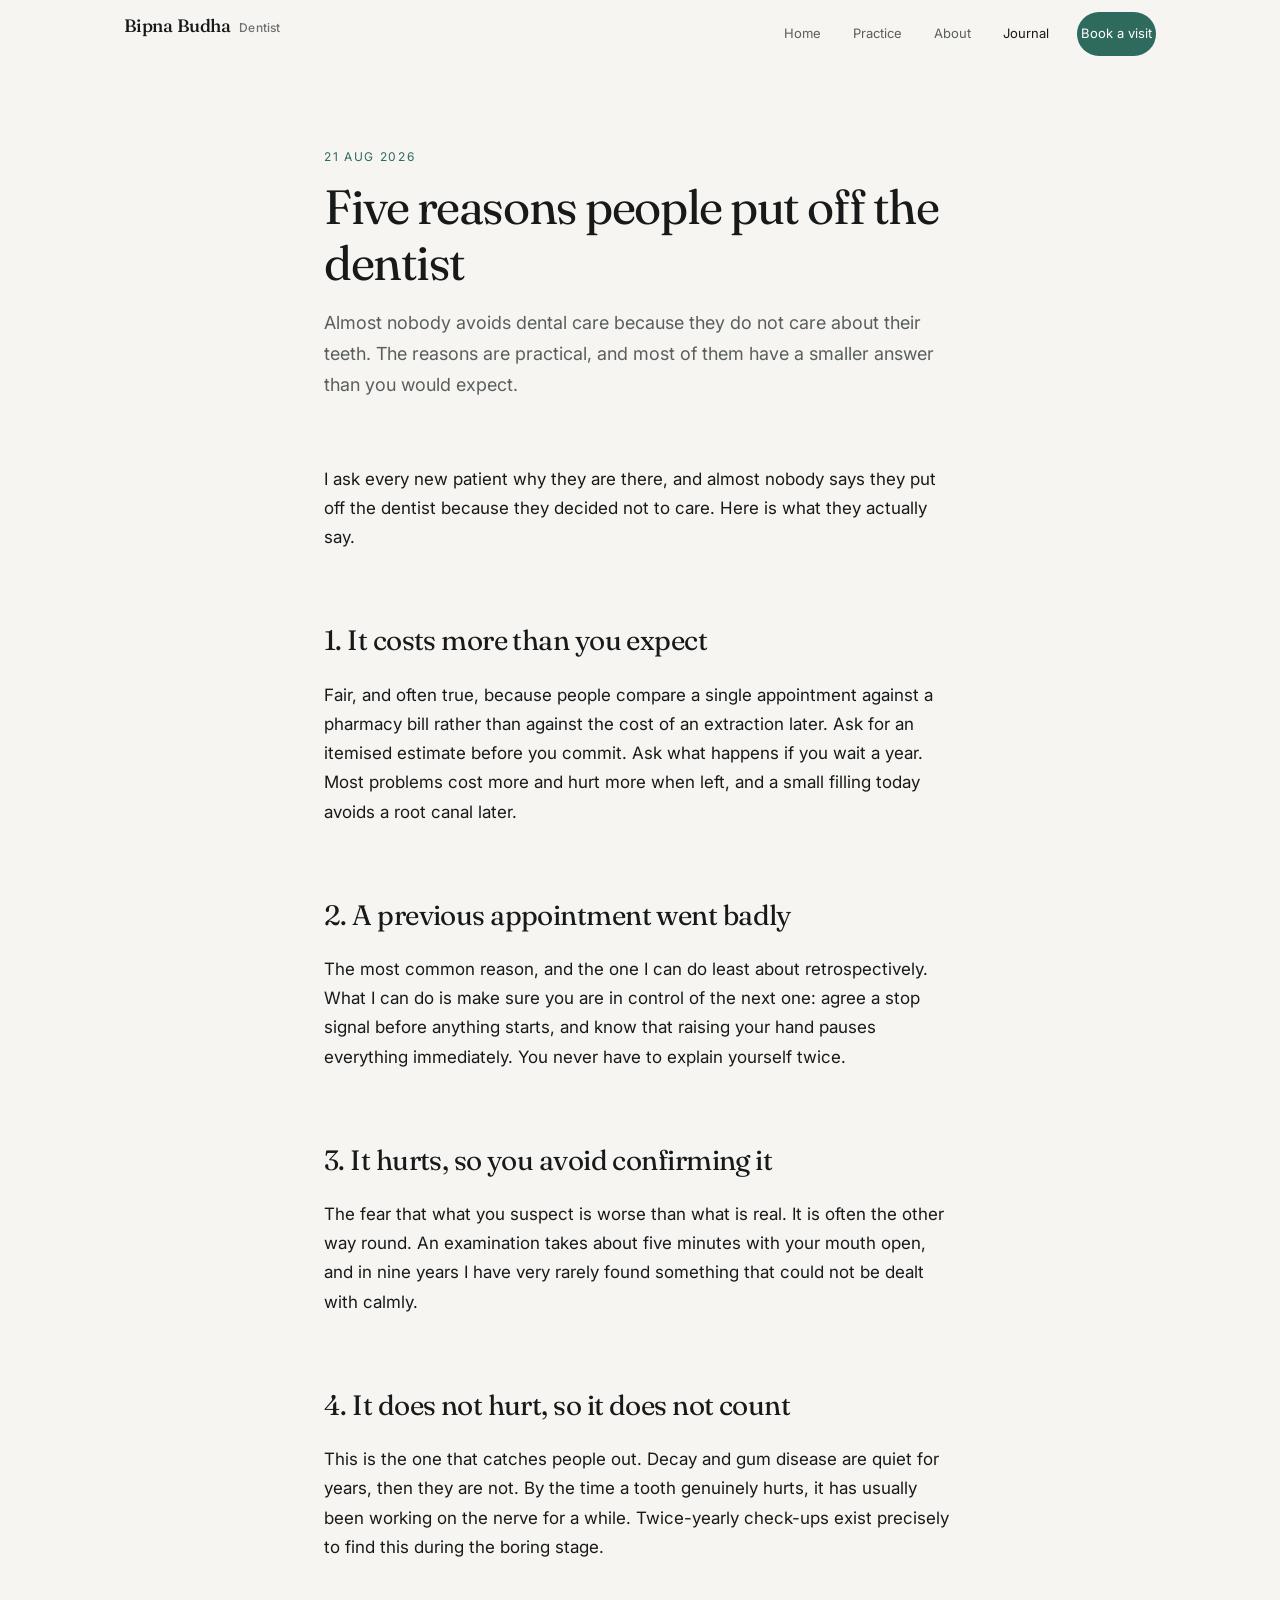
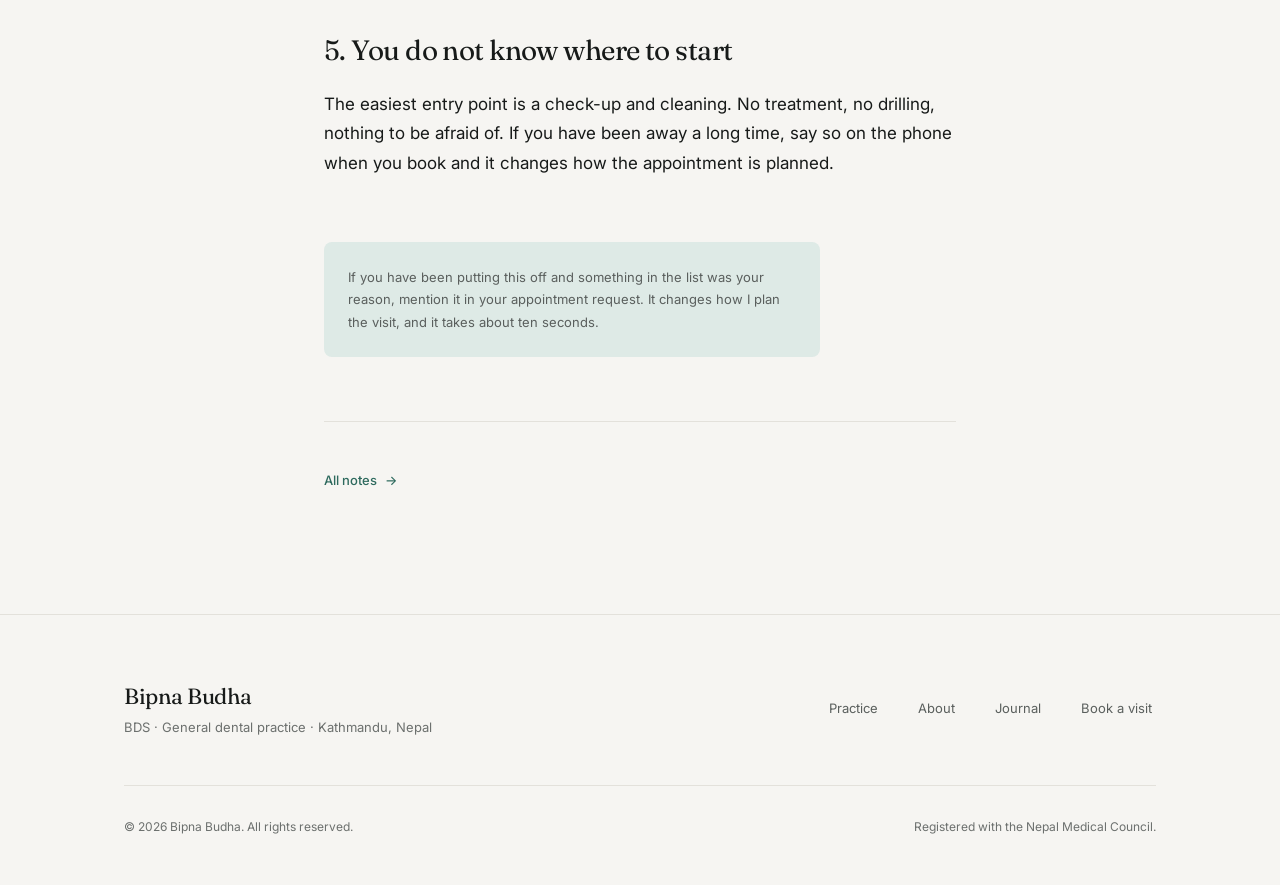
<file: journal/five-reasons-people-put-off-the-dentist.html>
<!DOCTYPE html>
<html lang="en">
<head>
  <meta charset="UTF-8" />
  <meta name="viewport" content="width=device-width, initial-scale=1.0" />
  <title>Five reasons people put off the dentist — Bipna Budha</title>
  <meta name="description" content="Cost, fear, bad memories, no symptoms, and not knowing where to start. Each reason people avoid the dentist has a smaller answer than expected." />
  <meta name="theme-color" content="#F6F5F2" />

  <link rel="preconnect" href="https://fonts.googleapis.com" />
  <link rel="preconnect" href="https://fonts.gstatic.com" crossorigin />
  <link href="https://fonts.googleapis.com/css2?family=Fraunces:ital,opsz,wght@0,9..144,400;0,9..144,500;1,9..144,400;1,9..144,500&family=Inter:wght@400;500&display=swap" rel="stylesheet" />
  <link rel="stylesheet" href="../assets/styles.css" />
  <link rel="icon" href="data:image/svg+xml,<svg xmlns='http://www.w3.org/2000/svg' viewBox='0 0 32 32'><text y='.85em' font-size='26' font-family='Georgia,serif'>B</text></svg>" />
</head>
<body>
  <a class="skip-link" href="#main">Skip to content</a>

  <header class="masthead" id="masthead">
    <div class="masthead__inner shell">
      <a href="../index.html" class="masthead__brand">Bipna Budha <small>Dentist</small></a>
      <nav class="masthead__links" id="menu" aria-label="Main">
        <a href="../index.html">Home</a>
        <a href="../practice.html">Practice</a>
        <a href="../about.html">About</a>
        <a href="../journal.html" aria-current="page">Journal</a>
        <a href="../contact.html" class="masthead__cta">Book a visit</a>
      </nav>
      <button class="masthead__toggle" id="menuToggle" aria-label="Menu" aria-expanded="false" aria-controls="menu">
        <span></span><span></span><span></span>
      </button>
    </div>
  </header>

  <main id="main">
    <article class="section" style="padding-top: calc(var(--nav-h) + var(--space-12))">
      <div class="shell article">
        <header class="article__head" data-enter>
          <p class="section__eyebrow" style="margin-bottom:0">21 Aug 2026</p>
          <h1 class="article__title">Five reasons people put off the dentist</h1>
          <p class="article__lede">
            Almost nobody avoids dental care because they do not care about their teeth.
            The reasons are practical, and most of them have a smaller answer than you would expect.
          </p>
        </header>

        <div class="article__body" data-reveal>
          <p>
            I ask every new patient why they are there, and almost nobody says they put off
            the dentist because they decided not to care. Here is what they actually say.
          </p>

          <h2>1. It costs more than you expect</h2>
          <p>
            Fair, and often true, because people compare a single appointment against a
            pharmacy bill rather than against the cost of an extraction later. Ask for an
            itemised estimate before you commit. Ask what happens if you wait a year. Most
            problems cost more and hurt more when left, and a small filling today avoids a
            root canal later.
          </p>

          <h2>2. A previous appointment went badly</h2>
          <p>
            The most common reason, and the one I can do least about retrospectively. What I
            can do is make sure you are in control of the next one: agree a stop signal before
            anything starts, and know that raising your hand pauses everything immediately.
            You never have to explain yourself twice.
          </p>

          <h2>3. It hurts, so you avoid confirming it</h2>
          <p>
            The fear that what you suspect is worse than what is real. It is often the other
            way round. An examination takes about five minutes with your mouth open, and in
            nine years I have very rarely found something that could not be dealt with calmly.
          </p>

          <h2>4. It does not hurt, so it does not count</h2>
          <p>
            This is the one that catches people out. Decay and gum disease are quiet for
            years, then they are not. By the time a tooth genuinely hurts, it has usually
            been working on the nerve for a while. Twice-yearly check-ups exist precisely
            to find this during the boring stage.
          </p>

          <h2>5. You do not know where to start</h2>
          <p>
            The easiest entry point is a check-up and cleaning. No treatment, no drilling,
            nothing to be afraid of. If you have been away a long time, say so on the phone
            when you book and it changes how the appointment is planned.
          </p>

          <p class="article__note">
            If you have been putting this off and something in the list was your reason,
            mention it in your appointment request. It changes how I plan the visit, and it
            takes about ten seconds.
          </p>
        </div>

        <footer style="margin-top: var(--space-10); padding-top: var(--space-6); border-top: 1px solid var(--line-subtle)">
          <a class="entry__more" href="../journal.html">All notes</a>
        </footer>
      </div>
    </article>
  </main>

  <footer class="footer">
    <div class="shell">
      <div class="footer__top">
        <div>
          <p class="footer__name">Bipna Budha</p>
          <p class="footer__role">BDS · General dental practice · Kathmandu, Nepal</p>
        </div>
        <nav class="footer__links" aria-label="Footer">
          <a href="../practice.html">Practice</a>
          <a href="../about.html">About</a>
          <a href="../journal.html">Journal</a>
          <a href="../contact.html">Book a visit</a>
        </nav>
      </div>
      <div class="footer__bottom">
        <p>© <span id="year">2026</span> Bipna Budha. All rights reserved.</p>
        <p>Registered with the Nepal Medical Council.</p>
      </div>
    </div>
  </footer>

  <button class="to-top" id="toTop" aria-label="Back to top">↑</button>
  <script src="../assets/main.js"></script>
</body>
</html>
</file>
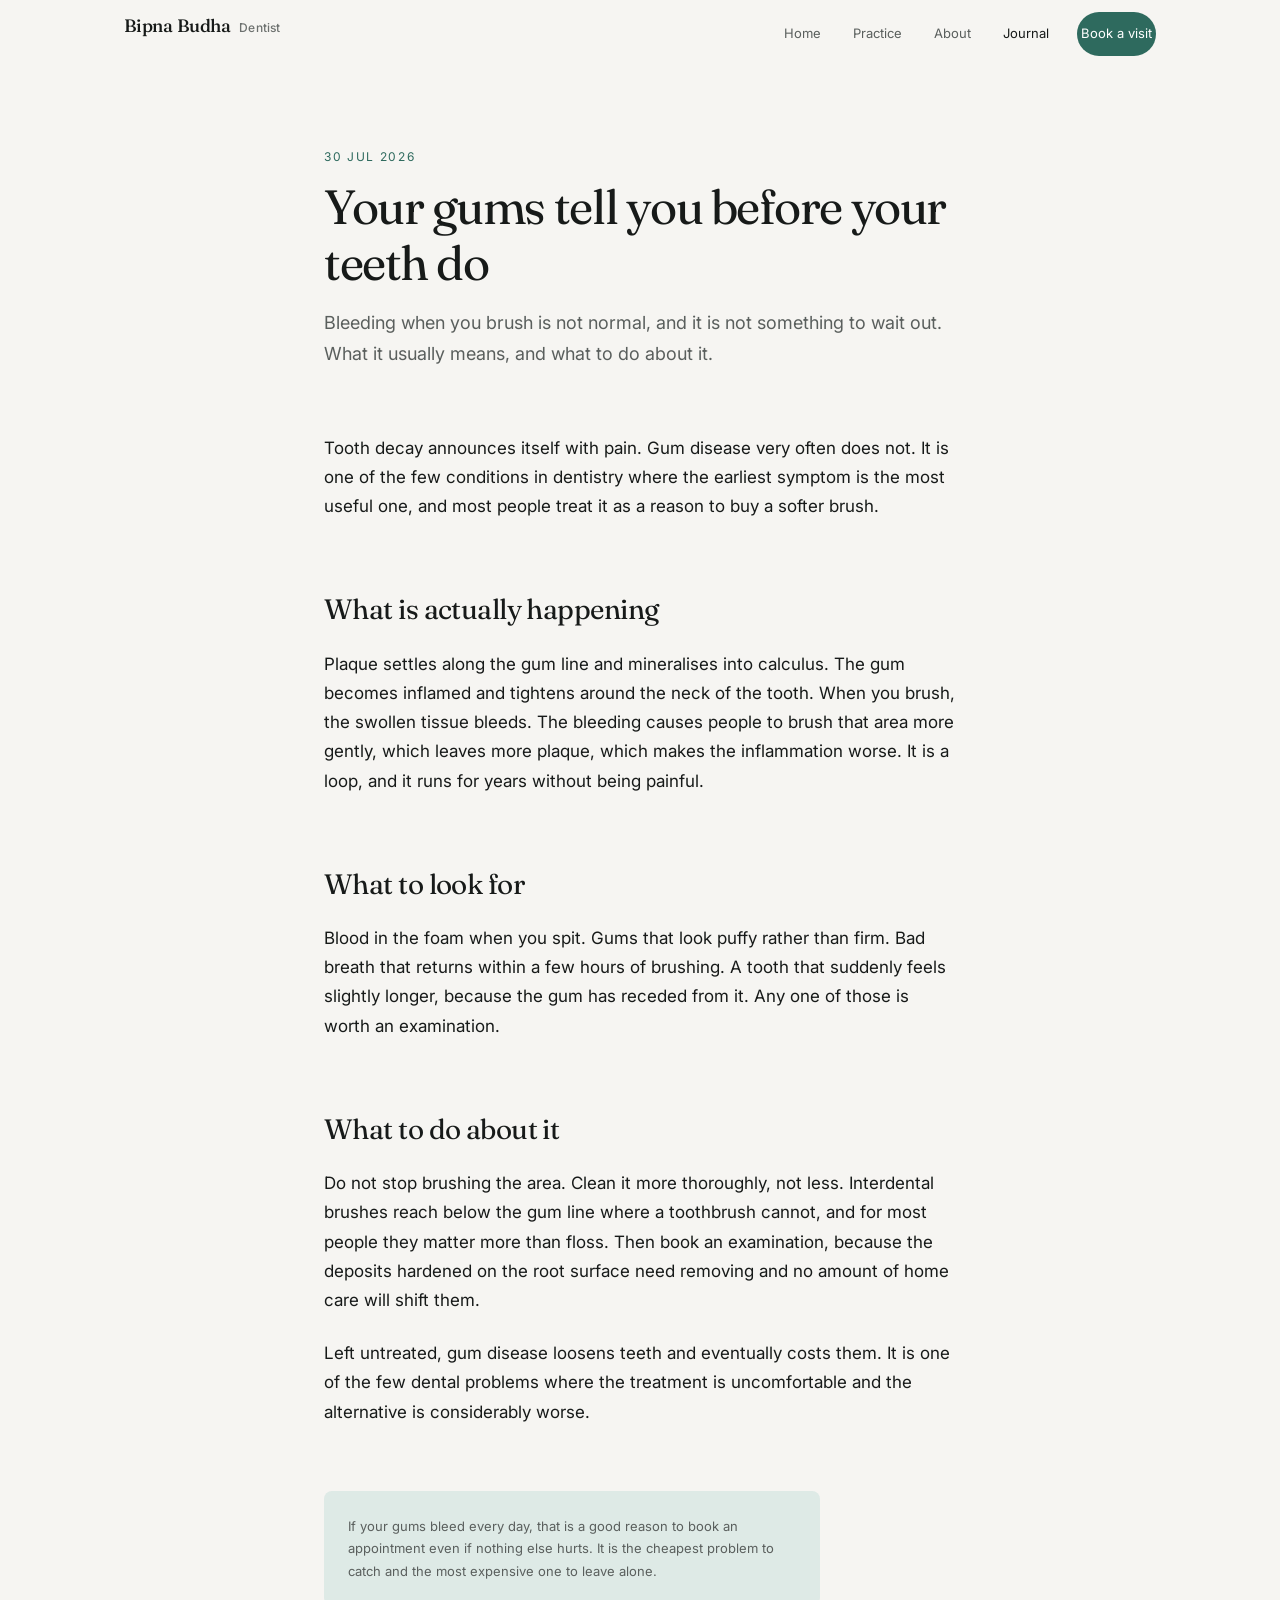
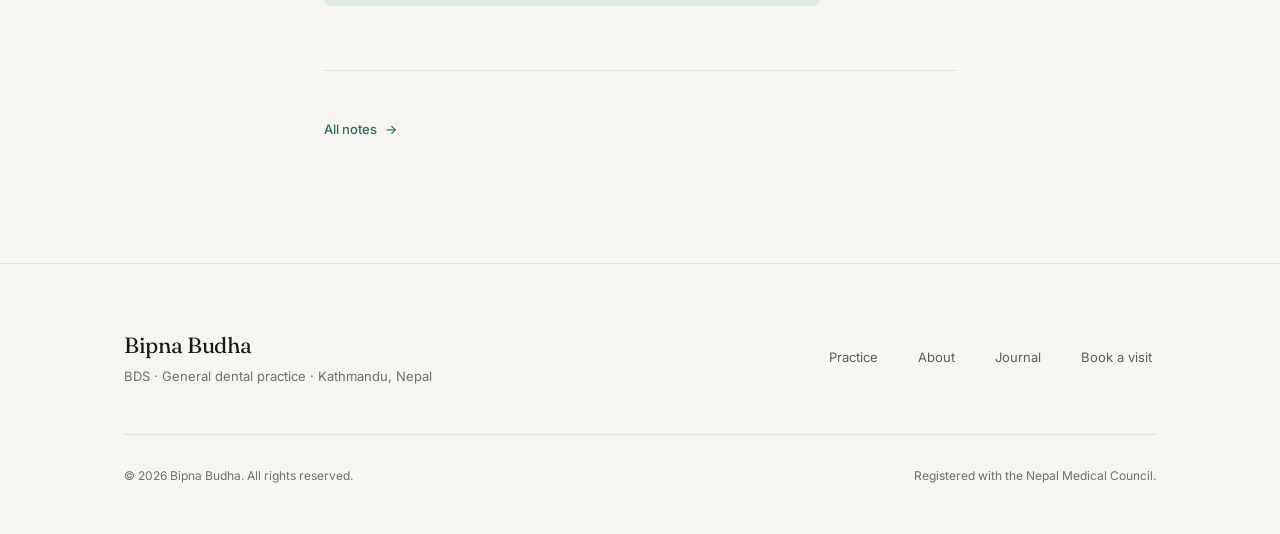
<file: journal/gums-tell-you-first.html>
<!DOCTYPE html>
<html lang="en">
<head>
  <meta charset="UTF-8" />
  <meta name="viewport" content="width=device-width, initial-scale=1.0" />
  <title>Your gums tell you before your teeth do — Bipna Budha</title>
  <meta name="description" content="Bleeding when you brush is not normal and it is not something to wait out. What it usually means and what to do about it." />
  <meta name="theme-color" content="#F6F5F2" />

  <link rel="preconnect" href="https://fonts.googleapis.com" />
  <link rel="preconnect" href="https://fonts.gstatic.com" crossorigin />
  <link href="https://fonts.googleapis.com/css2?family=Fraunces:ital,opsz,wght@0,9..144,400;0,9..144,500;1,9..144,400;1,9..144,500&family=Inter:wght@400;500&display=swap" rel="stylesheet" />
  <link rel="stylesheet" href="../assets/styles.css" />
  <link rel="icon" href="data:image/svg+xml,<svg xmlns='http://www.w3.org/2000/svg' viewBox='0 0 32 32'><text y='.85em' font-size='26' font-family='Georgia,serif'>B</text></svg>" />
</head>
<body>
  <a class="skip-link" href="#main">Skip to content</a>

  <header class="masthead" id="masthead">
    <div class="masthead__inner shell">
      <a href="../index.html" class="masthead__brand">Bipna Budha <small>Dentist</small></a>
      <nav class="masthead__links" id="menu" aria-label="Main">
        <a href="../index.html">Home</a>
        <a href="../practice.html">Practice</a>
        <a href="../about.html">About</a>
        <a href="../journal.html" aria-current="page">Journal</a>
        <a href="../contact.html" class="masthead__cta">Book a visit</a>
      </nav>
      <button class="masthead__toggle" id="menuToggle" aria-label="Menu" aria-expanded="false" aria-controls="menu">
        <span></span><span></span><span></span>
      </button>
    </div>
  </header>

  <main id="main">
    <article class="section" style="padding-top: calc(var(--nav-h) + var(--space-12))">
      <div class="shell article">
        <header class="article__head" data-enter>
          <p class="section__eyebrow" style="margin-bottom:0">30 Jul 2026</p>
          <h1 class="article__title">Your gums tell you before your teeth do</h1>
          <p class="article__lede">
            Bleeding when you brush is not normal, and it is not something to wait out.
            What it usually means, and what to do about it.
          </p>
        </header>

        <div class="article__body" data-reveal>
          <p>
            Tooth decay announces itself with pain. Gum disease very often does not. It is one
            of the few conditions in dentistry where the earliest symptom is the most useful
            one, and most people treat it as a reason to buy a softer brush.
          </p>

          <h2>What is actually happening</h2>
          <p>
            Plaque settles along the gum line and mineralises into calculus. The gum becomes
            inflamed and tightens around the neck of the tooth. When you brush, the swollen
            tissue bleeds. The bleeding causes people to brush that area more gently, which
            leaves more plaque, which makes the inflammation worse. It is a loop, and it runs
            for years without being painful.
          </p>

          <h2>What to look for</h2>
          <p>
            Blood in the foam when you spit. Gums that look puffy rather than firm. Bad breath
            that returns within a few hours of brushing. A tooth that suddenly feels slightly
            longer, because the gum has receded from it. Any one of those is worth an
            examination.
          </p>

          <h2>What to do about it</h2>
          <p>
            Do not stop brushing the area. Clean it more thoroughly, not less. Interdental
            brushes reach below the gum line where a toothbrush cannot, and for most people
            they matter more than floss. Then book an examination, because the deposits
            hardened on the root surface need removing and no amount of home care will shift
            them.
          </p>
          <p>
            Left untreated, gum disease loosens teeth and eventually costs them. It is one of
            the few dental problems where the treatment is uncomfortable and the alternative is
            considerably worse.
          </p>

          <p class="article__note">
            If your gums bleed every day, that is a good reason to book an appointment even if
            nothing else hurts. It is the cheapest problem to catch and the most expensive one
            to leave alone.
          </p>
        </div>

        <footer style="margin-top: var(--space-10); padding-top: var(--space-6); border-top: 1px solid var(--line-subtle)">
          <a class="entry__more" href="../journal.html">All notes</a>
        </footer>
      </div>
    </article>
  </main>

  <footer class="footer">
    <div class="shell">
      <div class="footer__top">
        <div>
          <p class="footer__name">Bipna Budha</p>
          <p class="footer__role">BDS · General dental practice · Kathmandu, Nepal</p>
        </div>
        <nav class="footer__links" aria-label="Footer">
          <a href="../practice.html">Practice</a>
          <a href="../about.html">About</a>
          <a href="../journal.html">Journal</a>
          <a href="../contact.html">Book a visit</a>
        </nav>
      </div>
      <div class="footer__bottom">
        <p>© <span id="year">2026</span> Bipna Budha. All rights reserved.</p>
        <p>Registered with the Nepal Medical Council.</p>
      </div>
    </div>
  </footer>

  <button class="to-top" id="toTop" aria-label="Back to top">↑</button>
  <script src="../assets/main.js"></script>
</body>
</html>
</file>
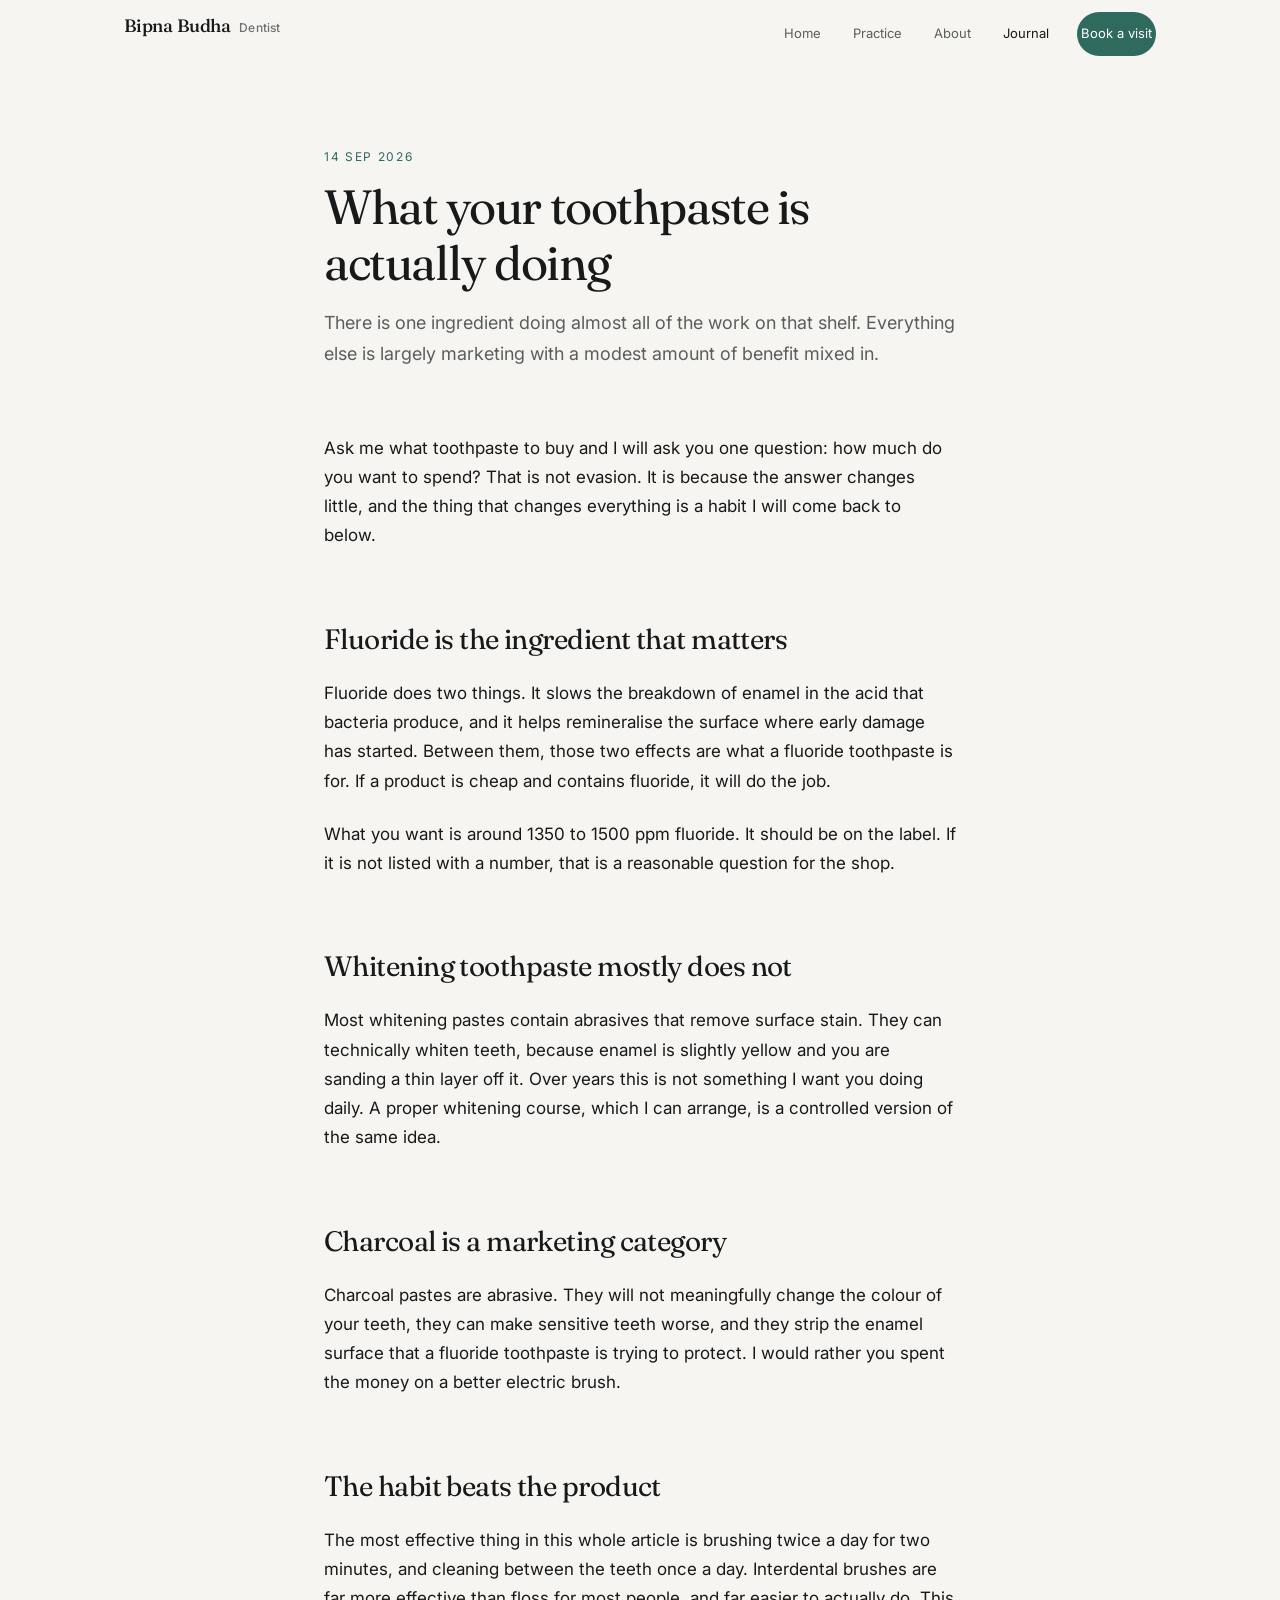
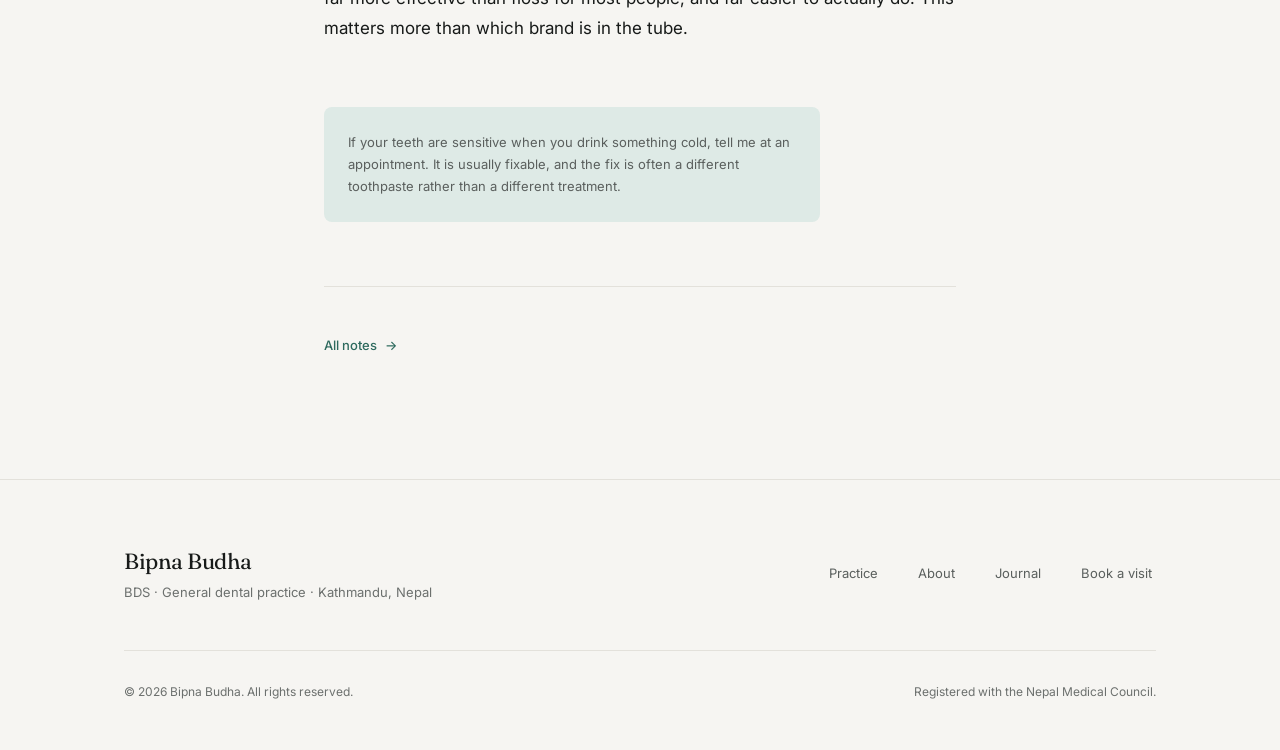
<file: journal/what-toothpaste-actually-does.html>
<!DOCTYPE html>
<html lang="en">
<head>
  <meta charset="UTF-8" />
  <meta name="viewport" content="width=device-width, initial-scale=1.0" />
  <title>What your toothpaste is actually doing — Bipna Budha</title>
  <meta name="description" content="Fluoride is the whole argument. Everything else on the shelf is marketing with a small amount of benefit mixed in." />
  <meta name="theme-color" content="#F6F5F2" />

  <link rel="preconnect" href="https://fonts.googleapis.com" />
  <link rel="preconnect" href="https://fonts.gstatic.com" crossorigin />
  <link href="https://fonts.googleapis.com/css2?family=Fraunces:ital,opsz,wght@0,9..144,400;0,9..144,500;1,9..144,400;1,9..144,500&family=Inter:wght@400;500&display=swap" rel="stylesheet" />
  <link rel="stylesheet" href="../assets/styles.css" />
  <link rel="icon" href="data:image/svg+xml,<svg xmlns='http://www.w3.org/2000/svg' viewBox='0 0 32 32'><text y='.85em' font-size='26' font-family='Georgia,serif'>B</text></svg>" />
</head>
<body>
  <a class="skip-link" href="#main">Skip to content</a>

  <header class="masthead" id="masthead">
    <div class="masthead__inner shell">
      <a href="../index.html" class="masthead__brand">Bipna Budha <small>Dentist</small></a>
      <nav class="masthead__links" id="menu" aria-label="Main">
        <a href="../index.html">Home</a>
        <a href="../practice.html">Practice</a>
        <a href="../about.html">About</a>
        <a href="../journal.html" aria-current="page">Journal</a>
        <a href="../contact.html" class="masthead__cta">Book a visit</a>
      </nav>
      <button class="masthead__toggle" id="menuToggle" aria-label="Menu" aria-expanded="false" aria-controls="menu">
        <span></span><span></span><span></span>
      </button>
    </div>
  </header>

  <main id="main">
    <article class="section" style="padding-top: calc(var(--nav-h) + var(--space-12))">
      <div class="shell article">
        <header class="article__head" data-enter>
          <p class="section__eyebrow" style="margin-bottom:0">14 Sep 2026</p>
          <h1 class="article__title">What your toothpaste is actually doing</h1>
          <p class="article__lede">
            There is one ingredient doing almost all of the work on that shelf. Everything else
            is largely marketing with a modest amount of benefit mixed in.
          </p>
        </header>

        <div class="article__body" data-reveal>
          <p>
            Ask me what toothpaste to buy and I will ask you one question: how much do you
            want to spend? That is not evasion. It is because the answer changes little, and
            the thing that changes everything is a habit I will come back to below.
          </p>

          <h2>Fluoride is the ingredient that matters</h2>
          <p>
            Fluoride does two things. It slows the breakdown of enamel in the acid that
            bacteria produce, and it helps remineralise the surface where early damage has
            started. Between them, those two effects are what a fluoride toothpaste is for.
            If a product is cheap and contains fluoride, it will do the job.
          </p>
          <p>
            What you want is around 1350 to 1500 ppm fluoride. It should be on the label.
            If it is not listed with a number, that is a reasonable question for the shop.
          </p>

          <h2>Whitening toothpaste mostly does not</h2>
          <p>
            Most whitening pastes contain abrasives that remove surface stain. They can
            technically whiten teeth, because enamel is slightly yellow and you are
            sanding a thin layer off it. Over years this is not something I want you doing
            daily. A proper whitening course, which I can arrange, is a controlled version
            of the same idea.
          </p>

          <h2>Charcoal is a marketing category</h2>
          <p>
            Charcoal pastes are abrasive. They will not meaningfully change the colour of
            your teeth, they can make sensitive teeth worse, and they strip the enamel
            surface that a fluoride toothpaste is trying to protect. I would rather you spent
            the money on a better electric brush.
          </p>

          <h2>The habit beats the product</h2>
          <p>
            The most effective thing in this whole article is brushing twice a day for two
            minutes, and cleaning between the teeth once a day. Interdental brushes are far
            more effective than floss for most people, and far easier to actually do. This
            matters more than which brand is in the tube.
          </p>

          <p class="article__note">
            If your teeth are sensitive when you drink something cold, tell me at an
            appointment. It is usually fixable, and the fix is often a different toothpaste
            rather than a different treatment.
          </p>
        </div>

        <footer style="margin-top: var(--space-10); padding-top: var(--space-6); border-top: 1px solid var(--line-subtle)">
          <a class="entry__more" href="../journal.html">All notes</a>
        </footer>
      </div>
    </article>
  </main>

  <footer class="footer">
    <div class="shell">
      <div class="footer__top">
        <div>
          <p class="footer__name">Bipna Budha</p>
          <p class="footer__role">BDS · General dental practice · Kathmandu, Nepal</p>
        </div>
        <nav class="footer__links" aria-label="Footer">
          <a href="../practice.html">Practice</a>
          <a href="../about.html">About</a>
          <a href="../journal.html">Journal</a>
          <a href="../contact.html">Book a visit</a>
        </nav>
      </div>
      <div class="footer__bottom">
        <p>© <span id="year">2026</span> Bipna Budha. All rights reserved.</p>
        <p>Registered with the Nepal Medical Council.</p>
      </div>
    </div>
  </footer>

  <button class="to-top" id="toTop" aria-label="Back to top">↑</button>
  <script src="../assets/main.js"></script>
</body>
</html>
</file>
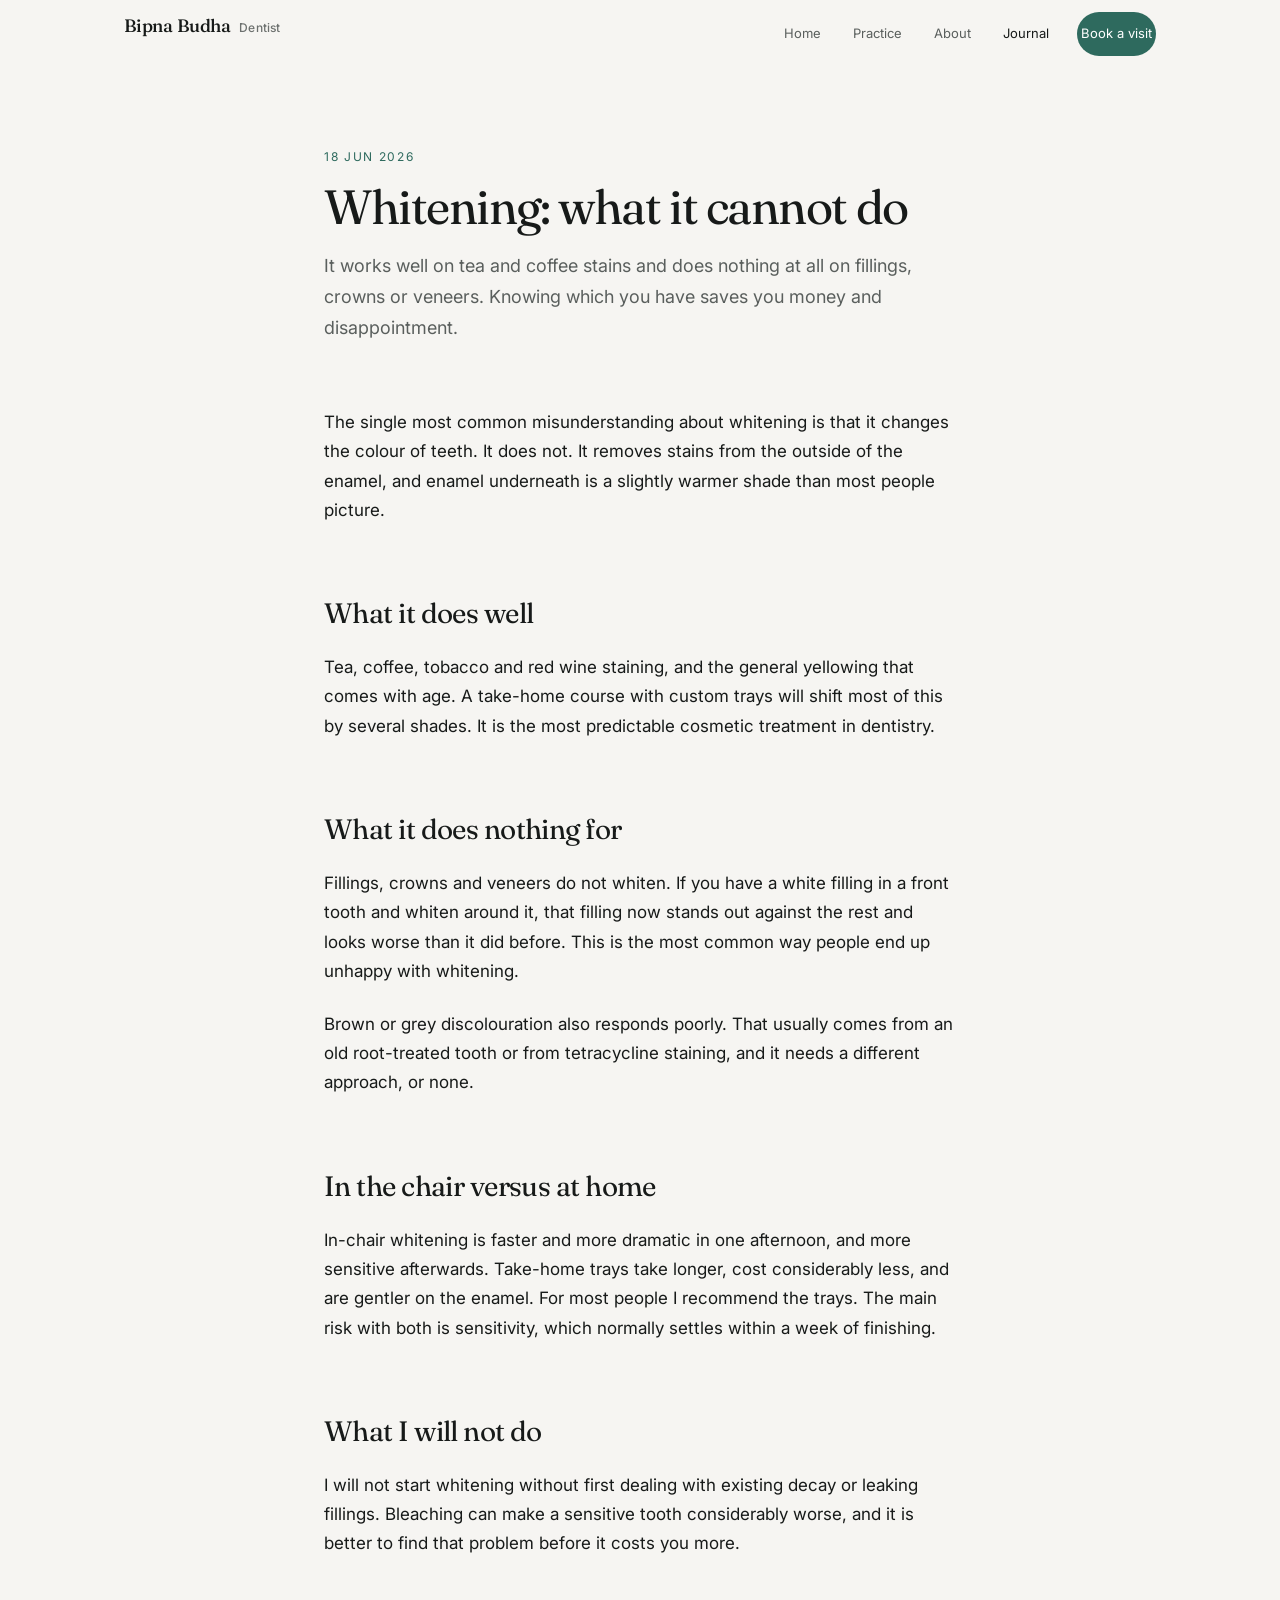
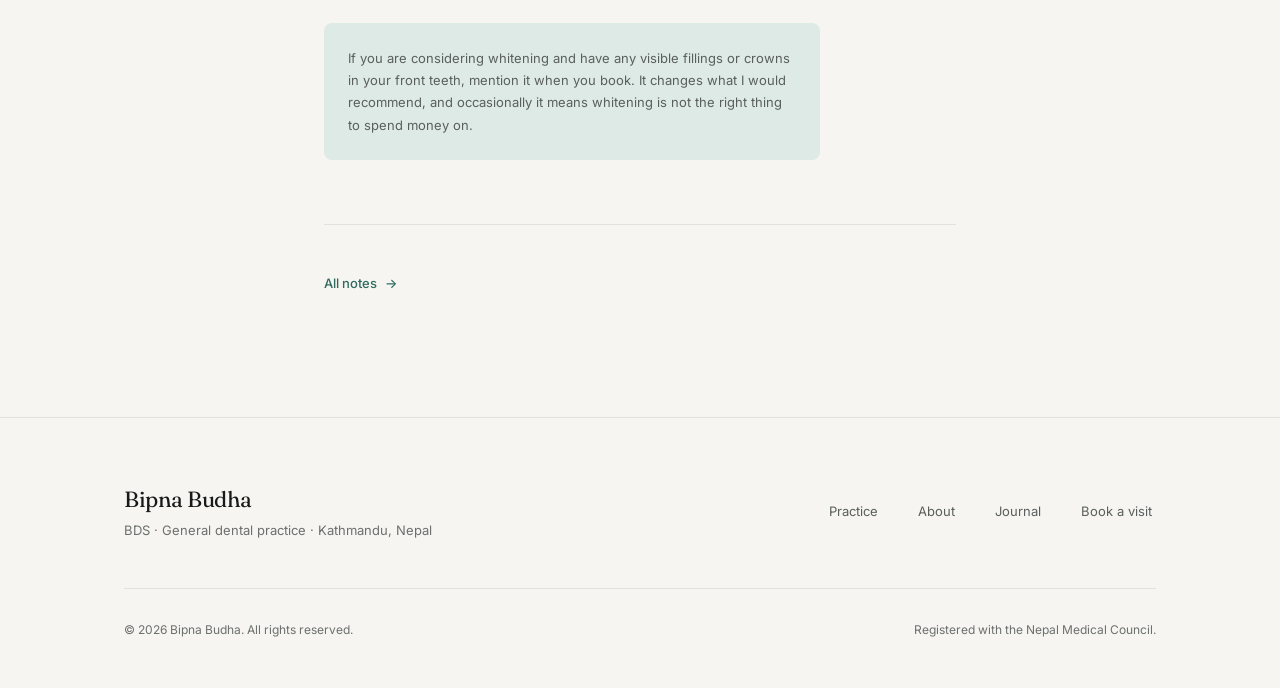
<file: journal/whitening-what-it-cannot-do.html>
<!DOCTYPE html>
<html lang="en">
<head>
  <meta charset="UTF-8" />
  <meta name="viewport" content="width=device-width, initial-scale=1.0" />
  <title>Whitening: what it cannot do — Bipna Budha</title>
  <meta name="description" content="Whitening works well on tea and coffee stains and does nothing at all on fillings, crowns or veneers." />
  <meta name="theme-color" content="#F6F5F2" />

  <link rel="preconnect" href="https://fonts.googleapis.com" />
  <link rel="preconnect" href="https://fonts.gstatic.com" crossorigin />
  <link href="https://fonts.googleapis.com/css2?family=Fraunces:ital,opsz,wght@0,9..144,400;0,9..144,500;1,9..144,400;1,9..144,500&family=Inter:wght@400;500&display=swap" rel="stylesheet" />
  <link rel="stylesheet" href="../assets/styles.css" />
  <link rel="icon" href="data:image/svg+xml,<svg xmlns='http://www.w3.org/2000/svg' viewBox='0 0 32 32'><text y='.85em' font-size='26' font-family='Georgia,serif'>B</text></svg>" />
</head>
<body>
  <a class="skip-link" href="#main">Skip to content</a>

  <header class="masthead" id="masthead">
    <div class="masthead__inner shell">
      <a href="../index.html" class="masthead__brand">Bipna Budha <small>Dentist</small></a>
      <nav class="masthead__links" id="menu" aria-label="Main">
        <a href="../index.html">Home</a>
        <a href="../practice.html">Practice</a>
        <a href="../about.html">About</a>
        <a href="../journal.html" aria-current="page">Journal</a>
        <a href="../contact.html" class="masthead__cta">Book a visit</a>
      </nav>
      <button class="masthead__toggle" id="menuToggle" aria-label="Menu" aria-expanded="false" aria-controls="menu">
        <span></span><span></span><span></span>
      </button>
    </div>
  </header>

  <main id="main">
    <article class="section" style="padding-top: calc(var(--nav-h) + var(--space-12))">
      <div class="shell article">
        <header class="article__head" data-enter>
          <p class="section__eyebrow" style="margin-bottom:0">18 Jun 2026</p>
          <h1 class="article__title">Whitening: what it cannot do</h1>
          <p class="article__lede">
            It works well on tea and coffee stains and does nothing at all on fillings, crowns
            or veneers. Knowing which you have saves you money and disappointment.
          </p>
        </header>

        <div class="article__body" data-reveal>
          <p>
            The single most common misunderstanding about whitening is that it changes the
            colour of teeth. It does not. It removes stains from the outside of the enamel, and
            enamel underneath is a slightly warmer shade than most people picture.
          </p>

          <h2>What it does well</h2>
          <p>
            Tea, coffee, tobacco and red wine staining, and the general yellowing that comes
            with age. A take-home course with custom trays will shift most of this by several
            shades. It is the most predictable cosmetic treatment in dentistry.
          </p>

          <h2>What it does nothing for</h2>
          <p>
            Fillings, crowns and veneers do not whiten. If you have a white filling in a front
            tooth and whiten around it, that filling now stands out against the rest and looks
            worse than it did before. This is the most common way people end up unhappy with
            whitening.
          </p>
          <p>
            Brown or grey discolouration also responds poorly. That usually comes from an old
            root-treated tooth or from tetracycline staining, and it needs a different
            approach, or none.
          </p>

          <h2>In the chair versus at home</h2>
          <p>
            In-chair whitening is faster and more dramatic in one afternoon, and more
            sensitive afterwards. Take-home trays take longer, cost considerably less, and are
            gentler on the enamel. For most people I recommend the trays. The main risk with
            both is sensitivity, which normally settles within a week of finishing.
          </p>

          <h2>What I will not do</h2>
          <p>
            I will not start whitening without first dealing with existing decay or leaking
            fillings. Bleaching can make a sensitive tooth considerably worse, and it is
            better to find that problem before it costs you more.
          </p>

          <p class="article__note">
            If you are considering whitening and have any visible fillings or crowns in your
            front teeth, mention it when you book. It changes what I would recommend, and
            occasionally it means whitening is not the right thing to spend money on.
          </p>
        </div>

        <footer style="margin-top: var(--space-10); padding-top: var(--space-6); border-top: 1px solid var(--line-subtle)">
          <a class="entry__more" href="../journal.html">All notes</a>
        </footer>
      </div>
    </article>
  </main>

  <footer class="footer">
    <div class="shell">
      <div class="footer__top">
        <div>
          <p class="footer__name">Bipna Budha</p>
          <p class="footer__role">BDS · General dental practice · Kathmandu, Nepal</p>
        </div>
        <nav class="footer__links" aria-label="Footer">
          <a href="../practice.html">Practice</a>
          <a href="../about.html">About</a>
          <a href="../journal.html">Journal</a>
          <a href="../contact.html">Book a visit</a>
        </nav>
      </div>
      <div class="footer__bottom">
        <p>© <span id="year">2026</span> Bipna Budha. All rights reserved.</p>
        <p>Registered with the Nepal Medical Council.</p>
      </div>
    </div>
  </footer>

  <button class="to-top" id="toTop" aria-label="Back to top">↑</button>
  <script src="../assets/main.js"></script>
</body>
</html>
</file>
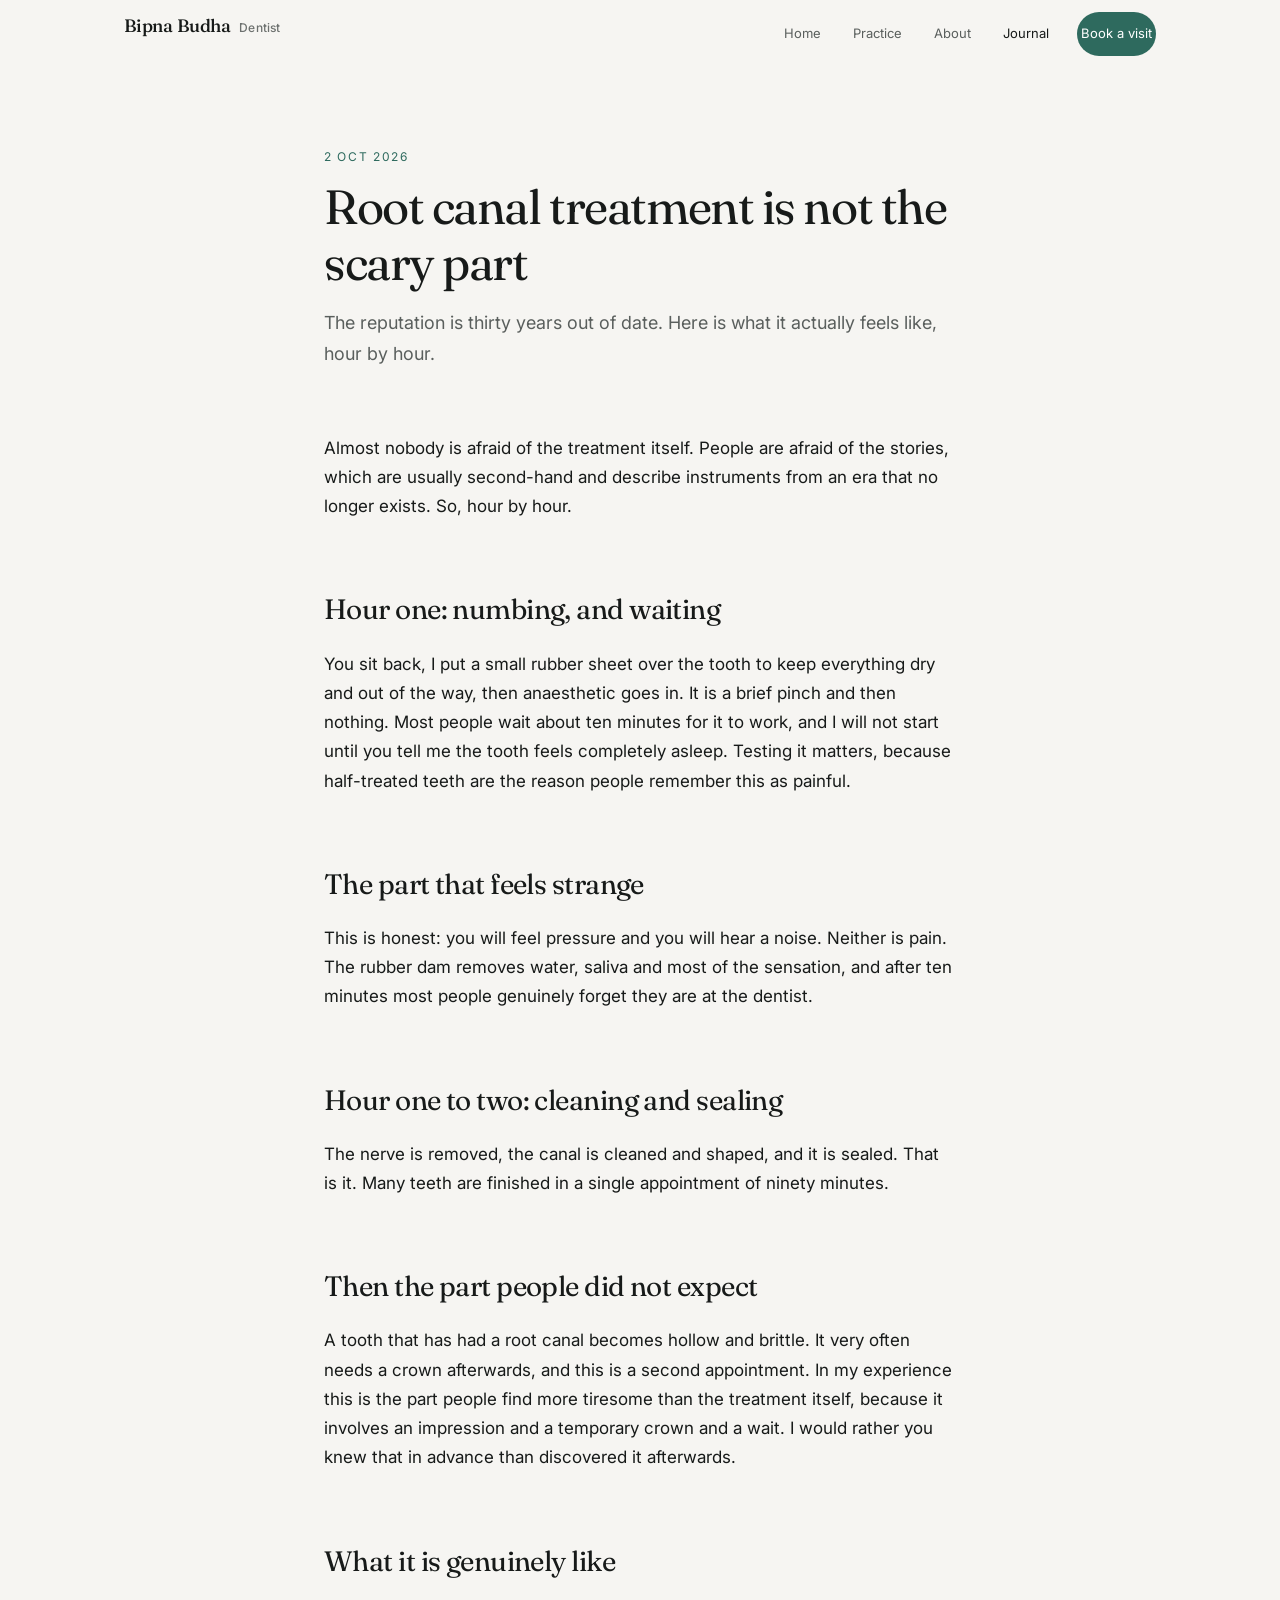
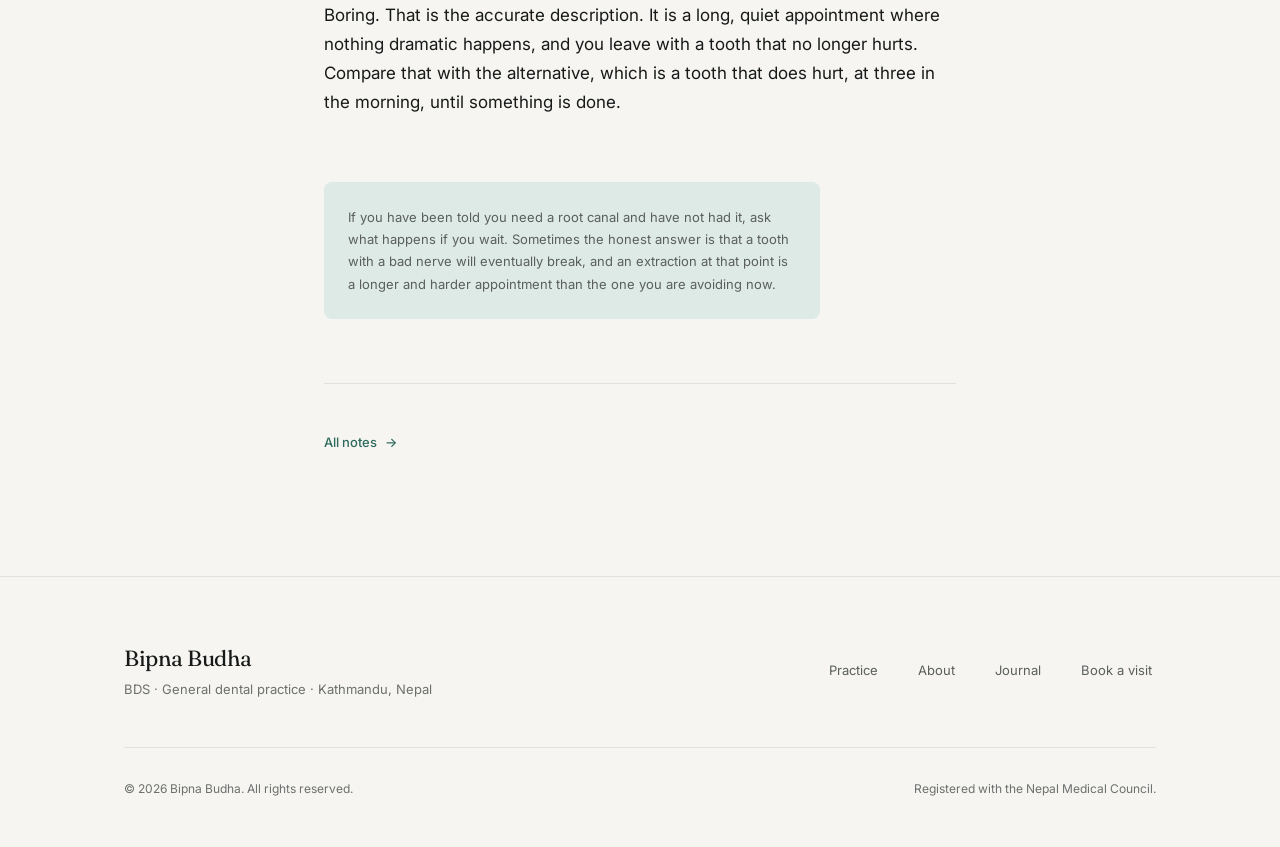
<file: journal/why-nerve-treatment-isnt-the-scary-part.html>
<!DOCTYPE html>
<html lang="en">
<head>
  <meta charset="UTF-8" />
  <meta name="viewport" content="width=device-width, initial-scale=1.0" />
  <title>Root canal treatment is not the scary part — Bipna Budha</title>
  <meta name="description" content="The reputation is thirty years out of date. What root canal treatment actually feels like, hour by hour." />
  <meta name="theme-color" content="#F6F5F2" />

  <link rel="preconnect" href="https://fonts.googleapis.com" />
  <link rel="preconnect" href="https://fonts.gstatic.com" crossorigin />
  <link href="https://fonts.googleapis.com/css2?family=Fraunces:ital,opsz,wght@0,9..144,400;0,9..144,500;1,9..144,400;1,9..144,500&family=Inter:wght@400;500&display=swap" rel="stylesheet" />
  <link rel="stylesheet" href="../assets/styles.css" />
  <link rel="icon" href="data:image/svg+xml,<svg xmlns='http://www.w3.org/2000/svg' viewBox='0 0 32 32'><text y='.85em' font-size='26' font-family='Georgia,serif'>B</text></svg>" />
</head>
<body>
  <a class="skip-link" href="#main">Skip to content</a>

  <header class="masthead" id="masthead">
    <div class="masthead__inner shell">
      <a href="../index.html" class="masthead__brand">Bipna Budha <small>Dentist</small></a>
      <nav class="masthead__links" id="menu" aria-label="Main">
        <a href="../index.html">Home</a>
        <a href="../practice.html">Practice</a>
        <a href="../about.html">About</a>
        <a href="../journal.html" aria-current="page">Journal</a>
        <a href="../contact.html" class="masthead__cta">Book a visit</a>
      </nav>
      <button class="masthead__toggle" id="menuToggle" aria-label="Menu" aria-expanded="false" aria-controls="menu">
        <span></span><span></span><span></span>
      </button>
    </div>
  </header>

  <main id="main">
    <article class="section" style="padding-top: calc(var(--nav-h) + var(--space-12))">
      <div class="shell article">
        <header class="article__head" data-enter>
          <p class="section__eyebrow" style="margin-bottom:0">2 Oct 2026</p>
          <h1 class="article__title">Root canal treatment is not the scary part</h1>
          <p class="article__lede">
            The reputation is thirty years out of date. Here is what it actually feels like,
            hour by hour.
          </p>
        </header>

        <div class="article__body" data-reveal>
          <p>
            Almost nobody is afraid of the treatment itself. People are afraid of the stories,
            which are usually second-hand and describe instruments from an era that no longer
            exists. So, hour by hour.
          </p>

          <h2>Hour one: numbing, and waiting</h2>
          <p>
            You sit back, I put a small rubber sheet over the tooth to keep everything dry and
            out of the way, then anaesthetic goes in. It is a brief pinch and then nothing.
            Most people wait about ten minutes for it to work, and I will not start until you
            tell me the tooth feels completely asleep. Testing it matters, because half-treated
            teeth are the reason people remember this as painful.
          </p>

          <h2>The part that feels strange</h2>
          <p>
            This is honest: you will feel pressure and you will hear a noise. Neither is pain.
            The rubber dam removes water, saliva and most of the sensation, and after ten
            minutes most people genuinely forget they are at the dentist.
          </p>

          <h2>Hour one to two: cleaning and sealing</h2>
          <p>
            The nerve is removed, the canal is cleaned and shaped, and it is sealed. That is
            it. Many teeth are finished in a single appointment of ninety minutes.
          </p>

          <h2>Then the part people did not expect</h2>
          <p>
            A tooth that has had a root canal becomes hollow and brittle. It very often needs
            a crown afterwards, and this is a second appointment. In my experience this is the
            part people find more tiresome than the treatment itself, because it involves an
            impression and a temporary crown and a wait. I would rather you knew that in
            advance than discovered it afterwards.
          </p>

          <h2>What it is genuinely like</h2>
          <p>
            Boring. That is the accurate description. It is a long, quiet appointment where
            nothing dramatic happens, and you leave with a tooth that no longer hurts. Compare
            that with the alternative, which is a tooth that does hurt, at three in the
            morning, until something is done.
          </p>

          <p class="article__note">
            If you have been told you need a root canal and have not had it, ask what happens
            if you wait. Sometimes the honest answer is that a tooth with a bad nerve will
            eventually break, and an extraction at that point is a longer and harder
            appointment than the one you are avoiding now.
          </p>
        </div>

        <footer style="margin-top: var(--space-10); padding-top: var(--space-6); border-top: 1px solid var(--line-subtle)">
          <a class="entry__more" href="../journal.html">All notes</a>
        </footer>
      </div>
    </article>
  </main>

  <footer class="footer">
    <div class="shell">
      <div class="footer__top">
        <div>
          <p class="footer__name">Bipna Budha</p>
          <p class="footer__role">BDS · General dental practice · Kathmandu, Nepal</p>
        </div>
        <nav class="footer__links" aria-label="Footer">
          <a href="../practice.html">Practice</a>
          <a href="../about.html">About</a>
          <a href="../journal.html">Journal</a>
          <a href="../contact.html">Book a visit</a>
        </nav>
      </div>
      <div class="footer__bottom">
        <p>© <span id="year">2026</span> Bipna Budha. All rights reserved.</p>
        <p>Registered with the Nepal Medical Council.</p>
      </div>
    </div>
  </footer>

  <button class="to-top" id="toTop" aria-label="Back to top">↑</button>
  <script src="../assets/main.js"></script>
</body>
</html>
</file>
<file: assets/styles.css>
/* =========================================================
   Bipna Budha — Dentist, Nepal
   Minimalist premium. Porcelain ground, eucalyptus accent,
   soft elevation. Motion is sparse and slow, paced like calm
   breathing rather than constant activity.
   ========================================================= */

:root {
  /* ---- Color ---- */
  --surface-sunken:  #F6F5F2;   /* page ground — porcelain */
  --surface-raised:  #FFFFFF;   /* panels */
  --surface-tint:    #EAE8E1;   /* quiet fills */
  --surface-inverse: #171A19;   /* dark band */

  --line-subtle:     #E3E1DB;
  --line-strong:     #C8C5BC;

  --ink-primary:     #171A19;
  --ink-secondary:   #5A5F5D;
  --ink-tertiary:    #6C706E;   /* small labels — 4.6:1 on ground, 5.0:1 on white */
  --ink-inverse:     #F6F5F2;

  --accent:          #2E6A5E;   /* eucalyptus — calm, clinical */
  --accent-hover:    #23544A;
  --accent-quiet:    #DEEAE6;
  --accent-ink:      #FFFFFF;
  --accent-shadow:   rgba(46, 106, 94, 0.22);

  /* ---- Type ---- */
  --font-display: "Fraunces", "Iowan Old Style", Georgia, serif;
  --font-text:    "Inter", system-ui, -apple-system, "Segoe UI", sans-serif;

  --text-xs:   0.75rem;
  --text-sm:   0.8125rem;
  --text-base: 1rem;
  --text-lg:   1.125rem;
  --text-xl:   1.375rem;
  --text-2xl:  1.75rem;
  --text-3xl:  2.25rem;
  --text-4xl:  3rem;
  --text-5xl:  4.25rem;
  --text-6xl:  5.5rem;

  --leading-tight:  1.02;
  --leading-snug:   1.18;
  --leading-normal: 1.55;
  --leading-prose:  1.72;

  /* ---- Space ---- */
  --space-1:  0.25rem;
  --space-2:  0.5rem;
  --space-3:  0.75rem;
  --space-4:  1rem;
  --space-5:  1.5rem;
  --space-6:  2rem;
  --space-8:  3rem;
  --space-10: 4rem;
  --space-12: 5rem;
  --space-16: 7rem;
  --space-20: 9rem;

  /* ---- Shape ---- */
  --radius-small: 3px;
  --radius-panel: 8px;
  --radius-pill:  999px;

  /* ---- Elevation: soft, layered, never harsh ---- */
  --lift-0: 0 1px 2px rgba(23, 26, 25, 0.04);
  --lift-1: 0 2px 8px -2px rgba(23, 26, 25, 0.07), 0 1px 2px rgba(23, 26, 25, 0.04);
  --lift-2: 0 12px 28px -14px rgba(23, 26, 25, 0.16), 0 2px 6px -2px rgba(23, 26, 25, 0.05);
  --lift-3: 0 28px 56px -22px var(--accent-shadow), 0 4px 12px -4px rgba(23, 26, 25, 0.06);

  /* ---- Motion: slow and sparse ---- */
  --dur-quick:  160ms;
  --dur-base:   280ms;
  --dur-slow:   520ms;
  --dur-calm:   900ms;   /* the breathing page-load beat */

  --ease-out:    cubic-bezier(0.16, 1, 0.3, 1);
  --ease-in-out: cubic-bezier(0.65, 0, 0.35, 1);

  /* ---- 3D depth ---- */
  --perspective: 1200px;
  --z-shallow:   6px;
  --z-mid:       14px;
  --z-deep:      24px;
  --z-far:       36px;

  /* ---- Layout ---- */
  --container: 1080px;
  --prose: 62ch;
  --nav-h: 68px;
}

/* ---------- Reset ---------- */
*, *::before, *::after { box-sizing: border-box; }
* { margin: 0; }

html {
  scroll-behavior: smooth;
  scroll-padding-top: var(--nav-h);
  -webkit-text-size-adjust: 100%;
  overflow-x: hidden;
}

body {
  font-family: var(--font-text);
  font-size: var(--text-base);
  line-height: var(--leading-normal);
  background: var(--surface-sunken);
  color: var(--ink-primary);
  -webkit-font-smoothing: antialiased;
  overflow-x: hidden;
}

img, svg { display: block; max-width: 100%; }
a { color: inherit; text-decoration: none; }
button { font: inherit; color: inherit; cursor: pointer; }
ul { list-style: none; padding: 0; }

:focus-visible {
  outline: 2px solid var(--accent);
  outline-offset: 3px;
  border-radius: var(--radius-small);
}

.shell {
  width: 100%;
  max-width: var(--container);
  margin-inline: auto;
  padding-inline: var(--space-5);
}

.skip-link {
  position: absolute;
  left: var(--space-4);
  top: -100px;
  z-index: 200;
  background: var(--accent);
  color: var(--accent-ink);
  padding: var(--space-3) var(--space-4);
  border-radius: var(--radius-small);
  transition: top var(--dur-base) var(--ease-out);
}
.skip-link:focus { top: var(--space-4); }

/* =========================================================
   HEADER
   ========================================================= */
.masthead {
  position: fixed;
  inset: 0 0 auto 0;
  height: var(--nav-h);
  z-index: 100;
  border-bottom: 1px solid transparent;
  transition: background var(--dur-base) var(--ease-out),
              border-color var(--dur-base) var(--ease-out),
              backdrop-filter var(--dur-base) var(--ease-out);
}
.masthead.is-stuck {
  background: rgba(246, 245, 242, 0.86);
  backdrop-filter: blur(16px) saturate(130%);
  border-bottom-color: var(--line-subtle);
}
.masthead__inner {
  height: 100%;
  display: flex;
  align-items: center;
  justify-content: space-between;
  gap: var(--space-6);
}
.masthead__brand {
  display: flex;
  align-items: baseline;
  gap: var(--space-2);
  min-height: 44px;
  font-family: var(--font-display);
  font-size: var(--text-lg);
  font-weight: 500;
  letter-spacing: -0.01em;
}
.masthead__brand small {
  font-family: var(--font-text);
  font-size: var(--text-xs);
  color: var(--ink-tertiary);
  letter-spacing: 0.02em;
}
.masthead__links {
  display: flex;
  align-items: center;
  gap: var(--space-5);
  font-size: var(--text-sm);
  color: var(--ink-secondary);
}
.masthead__links a {
  display: inline-flex;
  align-items: center;
  min-height: 44px;
  padding-inline: var(--space-1);
  transition: color var(--dur-quick) var(--ease-out);
}
.masthead__links a:hover { color: var(--accent); }
.masthead__links a[aria-current="page"] { color: var(--ink-primary); }

.masthead__cta {
  padding: 9px 18px;
  border-radius: var(--radius-pill);
  background: var(--accent);
  color: var(--accent-ink);
  font-size: var(--text-sm);
  transition: background var(--dur-quick) var(--ease-out),
              box-shadow var(--dur-base) var(--ease-out),
              transform var(--dur-base) var(--ease-out);
}
.masthead__cta:hover {
  background: var(--accent-hover);
  box-shadow: var(--lift-2);
  transform: translateY(-1px);
}
.masthead__cta[aria-current="page"] { background: var(--accent-hover); }

.masthead__toggle {
  display: none;
  width: 44px; height: 44px;
  background: transparent;
  border: 1px solid var(--line-subtle);
  border-radius: var(--radius-small);
  padding: 12px 11px;
  flex-direction: column;
  justify-content: space-between;
}
.masthead__toggle span {
  display: block;
  height: 1.5px;
  width: 100%;
  background: var(--ink-primary);
  transition: transform var(--dur-base) var(--ease-out), opacity var(--dur-quick);
}
.masthead.is-open .masthead__toggle span:nth-child(1) { transform: translateY(9.5px) rotate(45deg); }
.masthead.is-open .masthead__toggle span:nth-child(2) { opacity: 0; }
.masthead.is-open .masthead__toggle span:nth-child(3) { transform: translateY(-9.5px) rotate(-45deg); }

/* =========================================================
   HERO — calm, slow entrance with 3D depth
   ========================================================= */
.hero {
  position: relative;
  min-height: 100svh;
  display: flex;
  align-items: center;
  padding: calc(var(--nav-h) + var(--space-10)) 0 var(--space-12);
  overflow: hidden;
  perspective: var(--perspective);
  transform-style: preserve-3d;
}
/* one soft pool of light — the only decoration in the hero */
.hero__light {
  position: absolute;
  top: 12%; right: -6%;
  width: 620px; height: 620px;
  border-radius: 50%;
  background: radial-gradient(circle, rgba(46,106,94,0.09) 0%, transparent 66%);
  pointer-events: none;
  transform: translateZ(var(--z-shallow));
}
/* floating orb — subtle drift in 3D space */
.hero__orb {
  position: absolute;
  top: 42%; left: 16%;
  width: 260px; height: 260px;
  border-radius: 50%;
  background: radial-gradient(circle, rgba(46,106,94,0.14) 0%, transparent 62%);
  pointer-events: none;
  transform: translateZ(var(--z-deep));
  animation: float var(--dur-calm) var(--ease-in-out) infinite alternate;
}
@keyframes float {
  from { transform: translateZ(var(--z-deep)) translateY(0); }
  to   { transform: translateZ(var(--z-deep)) translateY(-10px); }
}
/* parallax content layers */
.hero__layer {
  transform-style: preserve-3d;
  will-change: transform;
}
.hero__layer--1 { transform: translateZ(var(--z-shallow)); }
.hero__layer--2 { transform: translateZ(var(--z-mid)); }
.hero__layer--3 { transform: translateZ(var(--z-deep)); }

.hero__role {
  display: flex;
  align-items: center;
  gap: var(--space-3);
  font-size: var(--text-sm);
  color: var(--ink-secondary);
  letter-spacing: 0.02em;
  margin-bottom: var(--space-6);
}
.hero__role::after {
  content: "";
  flex: 1;
  height: 1px;
  background: var(--line-subtle);
  max-width: 200px;
}
.hero__role b {
  font-weight: 500;
  color: var(--accent);
}

.hero__name {
  font-family: var(--font-display);
  font-size: clamp(3rem, 10vw, 6.5rem);
  font-weight: 400;
  line-height: var(--leading-tight);
  letter-spacing: -0.035em;
  margin-bottom: var(--space-6);
}
.hero__name em {
  display: block;
  font-style: italic;
  color: var(--accent);
  font-size: 0.44em;
  letter-spacing: -0.01em;
  margin-top: var(--space-2);
}

.hero__lede {
  font-size: clamp(1.0625rem, 2vw, 1.3125rem);
  line-height: var(--leading-prose);
  color: var(--ink-secondary);
  max-width: 46ch;
  margin-bottom: var(--space-8);
}

.hero__actions {
  display: flex;
  flex-wrap: wrap;
  gap: var(--space-3);
  margin-bottom: var(--space-12);
}

.btn {
  display: inline-flex;
  align-items: center;
  justify-content: center;
  gap: var(--space-2);
  min-height: 46px;
  padding: 0 24px;
  border-radius: var(--radius-pill);
  font-size: var(--text-sm);
  font-weight: 500;
  border: 1px solid transparent;
  transition: background var(--dur-quick) var(--ease-out),
              color var(--dur-quick) var(--ease-out),
              border-color var(--dur-quick) var(--ease-out),
              box-shadow var(--dur-base) var(--ease-out),
              transform var(--dur-base) var(--ease-out);
}
.btn--solid {
  background: var(--accent);
  color: var(--accent-ink);
  box-shadow: var(--lift-1);
}
.btn--solid:hover {
  background: var(--accent-hover);
  box-shadow: var(--lift-3);
  transform: translateY(-2px);
}
.btn--line {
  border-color: var(--line-strong);
  color: var(--ink-primary);
}
.btn--line:hover {
  border-color: var(--accent);
  color: var(--accent);
  box-shadow: var(--lift-2);
  transform: translateY(-2px);
}
.btn:active { transform: translateY(0); }

.hero__assurance {
  display: flex;
  flex-wrap: wrap;
  gap: var(--space-8);
  padding-top: var(--space-6);
  border-top: 1px solid var(--line-subtle);
}
.assurance { display: flex; flex-direction: column; gap: 2px; }
.assurance__value {
  font-family: var(--font-display);
  font-size: var(--text-2xl);
  font-weight: 400;
  letter-spacing: -0.02em;
  line-height: 1.1;
}
.assurance__label {
  font-size: var(--text-sm);
  color: var(--ink-tertiary);
}

/* =========================================================
   SECTIONS
   ========================================================= */
.section { padding: var(--space-16) 0; }
.section--tint { background: var(--surface-tint); }
.section--dark {
  background: var(--surface-inverse);
  color: var(--ink-inverse);
}
.section--dark .section__lede,
.section--dark .section__meta { color: rgba(246, 245, 242, 0.6); }

.section__head { max-width: 40ch; margin-bottom: var(--space-10); }
.section__head--wide { max-width: 56ch; }
.section__eyebrow {
  display: block;
  font-size: var(--text-xs);
  letter-spacing: 0.14em;
  text-transform: uppercase;
  color: var(--accent);
  margin-bottom: var(--space-3);
}
.section__title {
  font-family: var(--font-display);
  font-size: clamp(1.875rem, 4vw, 2.75rem);
  font-weight: 400;
  line-height: var(--leading-snug);
  letter-spacing: -0.025em;
}
.section__lede {
  margin-top: var(--space-4);
  font-size: var(--text-lg);
  line-height: var(--leading-prose);
  color: var(--ink-secondary);
}
.section__meta { margin-top: var(--space-3); font-size: var(--text-sm); color: var(--ink-tertiary); }

/* =========================================================
   SERVICE ROWS — hairline list, not cards
   ========================================================= */
.services { border-top: 1px solid var(--line-subtle); }
.services--dark { border-top-color: rgba(246,245,242,0.14); }

.service {
  display: grid;
  grid-template-columns: 5rem 1fr;
  gap: var(--space-6);
  align-items: start;
  padding: var(--space-6) 0;
  border-bottom: 1px solid var(--line-subtle);
  transition: padding-inline var(--dur-base) var(--ease-out),
              background var(--dur-base) var(--ease-out);
}
.services--dark .service { border-bottom-color: rgba(246,245,242,0.14); }
.service:hover {
  padding-inline: var(--space-4);
  background: rgba(46, 106, 94, 0.035);
}
.service__num {
  font-family: var(--font-display);
  font-size: var(--text-sm);
  color: var(--accent);
  padding-top: 4px;
}
.service__name {
  font-family: var(--font-display);
  font-size: var(--text-xl);
  font-weight: 400;
  letter-spacing: -0.015em;
  margin-bottom: var(--space-2);
}
.service__desc {
  color: var(--ink-secondary);
  max-width: 54ch;
}
.services--dark .service__desc { color: rgba(246,245,242,0.62); }

/* =========================================================
   PHILOSOPHY
   ========================================================= */
.principles {
  display: grid;
  grid-template-columns: repeat(3, 1fr);
  gap: var(--space-8);
}
.principle__mark {
  width: 28px; height: 1px;
  background: var(--accent);
  margin-bottom: var(--space-4);
}
.principle h3 {
  font-family: var(--font-display);
  font-size: var(--text-lg);
  font-weight: 400;
  letter-spacing: -0.01em;
  margin-bottom: var(--space-2);
}
.principle p { color: var(--ink-secondary); font-size: var(--text-sm); }
.section--dark .principle p { color: rgba(246,245,242,0.62); }

/* =========================================================
   ABOUT
   ========================================================= */
.about {
  display: grid;
  grid-template-columns: 1fr 20rem;
  gap: var(--space-12);
  align-items: start;
}
.prose p { color: var(--ink-secondary); margin-bottom: var(--space-4); max-width: var(--prose); line-height: var(--leading-prose); }
.prose p:last-child { margin-bottom: 0; }

.portrait {
  aspect-ratio: 4 / 5;
  border-radius: var(--radius-panel);
  background: linear-gradient(160deg, var(--accent-quiet), var(--surface-tint));
  display: grid;
  place-items: center;
  box-shadow: var(--lift-2);
  margin-bottom: var(--space-5);
}
.portrait__initials {
  font-family: var(--font-display);
  font-size: var(--text-4xl);
  font-weight: 400;
  color: var(--accent);
  letter-spacing: -0.02em;
}

.credentials { border-top: 1px solid var(--line-subtle); }
.credentials li {
  display: flex;
  justify-content: space-between;
  gap: var(--space-4);
  padding: var(--space-3) 0;
  border-bottom: 1px solid var(--line-subtle);
  font-size: var(--text-sm);
}
.credentials li:last-child { border-bottom: 0; }
.credentials dt, .credentials .k { color: var(--ink-tertiary); }
.credentials .v { font-weight: 500; text-align: right; }

/* =========================================================
   JOURNAL
   ========================================================= */
.journal { border-top: 1px solid var(--line-subtle); }
.entry {
  display: grid;
  grid-template-columns: 9rem 1fr;
  gap: var(--space-6);
  padding: var(--space-6) 0;
  border-bottom: 1px solid var(--line-subtle);
  transition: padding-inline var(--dur-base) var(--ease-out);
}
.entry:hover { padding-inline: var(--space-3); }
.entry__date {
  font-size: var(--text-sm);
  color: var(--ink-tertiary);
  padding-top: 4px;
}
.entry__title {
  font-family: var(--font-display);
  font-size: var(--text-xl);
  font-weight: 400;
  letter-spacing: -0.015em;
  line-height: var(--leading-snug);
  margin-bottom: var(--space-2);
}
.entry__title a {
  display: inline-block;
  min-height: 44px;
  transition: color var(--dur-quick) var(--ease-out);
}
.entry:hover .entry__title a { color: var(--accent); }
.entry__excerpt { color: var(--ink-secondary); font-size: var(--text-sm); max-width: 58ch; }
.entry__more {
  display: inline-flex;
  align-items: center;
  gap: var(--space-2);
  min-height: 44px;
  margin-top: var(--space-1);
  font-size: var(--text-sm);
  font-weight: 500;
  color: var(--accent);
  transition: gap var(--dur-base) var(--ease-out);
}
.entry__more::after { content: "→"; transition: transform var(--dur-base) var(--ease-out); }
.entry__more:hover { gap: var(--space-3); }
.entry__more:hover::after { transform: translateX(3px); }

/* =========================================================
   ARTICLE
   ========================================================= */
.article { max-width: 680px; margin-inline: auto; }
.article__head { margin-bottom: var(--space-10); }
.article__title {
  font-family: var(--font-display);
  font-size: clamp(2rem, 4.5vw, 3rem);
  font-weight: 400;
  line-height: var(--leading-snug);
  letter-spacing: -0.03em;
  margin: var(--space-3) 0 var(--space-4);
}
.article__lede { font-size: var(--text-lg); line-height: var(--leading-prose); color: var(--ink-secondary); }
.article__body { font-size: 1.0625rem; line-height: var(--leading-prose); }
.article__body p { margin-bottom: var(--space-5); max-width: var(--prose); }
.article__body h2 {
  font-family: var(--font-display);
  font-size: var(--text-2xl);
  font-weight: 400;
  letter-spacing: -0.02em;
  margin: var(--space-10) 0 var(--space-4);
}
.article__body ul { margin: 0 0 var(--space-5) var(--space-5); }
.article__body li { margin-bottom: var(--space-2); color: var(--ink-secondary); max-width: var(--prose); }
.article__note {
  margin-top: var(--space-10);
  padding: var(--space-5);
  background: var(--accent-quiet);
  border-radius: var(--radius-panel);
  font-size: var(--text-sm);
  color: var(--ink-secondary);
  max-width: var(--prose);
}

/* =========================================================
   APPOINTMENT FORM
   ========================================================= */
.booking {
  display: grid;
  grid-template-columns: 1fr 1.05fr;
  gap: var(--space-12);
  align-items: start;
}
.booking__details { display: grid; gap: var(--space-5); }
.booking__block .k {
  display: block;
  font-size: var(--text-xs);
  letter-spacing: 0.1em;
  text-transform: uppercase;
  color: var(--ink-tertiary);
  margin-bottom: var(--space-1);
}
.booking__block .v { font-size: var(--text-base); }
.booking__block a {
  color: var(--accent);
  display: inline-flex;
  align-items: center;
  min-height: 44px;
  border-bottom: 1px solid var(--accent-quiet);
  transition: border-color var(--dur-quick);
}
.booking__block a:hover { border-bottom-color: var(--accent); }

.form {
  background: var(--surface-raised);
  border: 1px solid var(--line-subtle);
  border-radius: var(--radius-panel);
  padding: var(--space-8);
  display: grid;
  gap: var(--space-5);
  box-shadow: var(--lift-2);
}
.form__row { display: grid; grid-template-columns: 1fr 1fr; gap: var(--space-4); }

.field { display: grid; gap: var(--space-2); }
.field > span { font-size: var(--text-sm); font-weight: 500; color: var(--ink-secondary); }
.field input,
.field select,
.field textarea {
  font: inherit;
  font-size: var(--text-sm);
  color: var(--ink-primary);
  background: var(--surface-sunken);
  border: 1px solid var(--line-subtle);
  border-radius: var(--radius-small);
  padding: 12px 14px;
  min-height: 46px;
  resize: vertical;
  transition: border-color var(--dur-quick) var(--ease-out),
              box-shadow var(--dur-quick) var(--ease-out),
              background var(--dur-quick) var(--ease-out);
}
.field input::placeholder,
.field textarea::placeholder { color: var(--ink-tertiary); }
.field input:focus,
.field select:focus,
.field textarea:focus {
  outline: none;
  border-color: var(--accent);
  background: var(--surface-raised);
  box-shadow: 0 0 0 3px var(--accent-quiet);
}
.field.is-error input,
.field.is-error select,
.field.is-error textarea { border-color: #B4402F; }
.field.is-error input:focus,
.field.is-error select:focus,
.field.is-error textarea:focus { box-shadow: 0 0 0 3px rgba(180, 64, 47, 0.14); }
.field__hint { font-size: var(--text-xs); color: var(--ink-tertiary); }
.field__error { font-size: var(--text-xs); color: #B4402F; min-height: 1em; }

.form .btn { justify-self: start; }
.form__note {
  font-size: var(--text-sm);
  color: var(--accent);
  min-height: 1.3em;
}
.form__note.is-error { color: #B4402F; }

/* ---------- Empty + success states ---------- */
.state {
  border: 1px dashed var(--line-strong);
  border-radius: var(--radius-panel);
  padding: var(--space-10) var(--space-6);
  text-align: center;
}
.state__title {
  font-family: var(--font-display);
  font-size: var(--text-xl);
  font-weight: 400;
  margin-bottom: var(--space-2);
}
.state p { color: var(--ink-secondary); font-size: var(--text-sm); max-width: 38ch; margin-inline: auto; }

/* =========================================================
   FOOTER
   ========================================================= */
.footer {
  border-top: 1px solid var(--line-subtle);
  padding: var(--space-10) 0 var(--space-8);
}
.footer__top {
  display: flex;
  flex-wrap: wrap;
  gap: var(--space-8);
  justify-content: space-between;
  padding-bottom: var(--space-8);
  margin-bottom: var(--space-6);
  border-bottom: 1px solid var(--line-subtle);
}
.footer__name {
  font-family: var(--font-display);
  font-size: var(--text-xl);
  font-weight: 400;
  letter-spacing: -0.015em;
}
.footer__role { font-size: var(--text-sm); color: var(--ink-tertiary); margin-top: var(--space-1); }
.footer__links { display: flex; flex-wrap: wrap; gap: var(--space-6); font-size: var(--text-sm); }
.footer__links a {
  color: var(--ink-secondary);
  display: inline-flex;
  align-items: center;
  min-height: 44px;
  padding-inline: var(--space-1);
  transition: color var(--dur-quick) var(--ease-out);
}
.footer__links a:hover { color: var(--accent); }
.footer__bottom {
  display: flex;
  flex-wrap: wrap;
  gap: var(--space-3);
  justify-content: space-between;
  font-size: var(--text-xs);
  color: var(--ink-tertiary);
}

.to-top {
  position: fixed;
  right: var(--space-5); bottom: var(--space-5);
  width: 46px; height: 46px;
  border-radius: var(--radius-pill);
  border: 1px solid var(--line-subtle);
  background: var(--surface-raised);
  display: grid;
  place-items: center;
  opacity: 0;
  pointer-events: none;
  transform: translateY(10px);
  box-shadow: var(--lift-2);
  transition: opacity var(--dur-base) var(--ease-out),
              transform var(--dur-base) var(--ease-out),
              border-color var(--dur-quick),
              box-shadow var(--dur-base) var(--ease-out),
              color var(--dur-quick);
  z-index: 90;
}
.to-top.is-visible { opacity: 1; pointer-events: auto; transform: translateY(0); }
.to-top:hover { border-color: var(--accent); color: var(--accent); box-shadow: var(--lift-3); transform: translateY(-2px); }

/* =========================================================
   MOTION
   Paced like calm breathing: slow, generous, one beat.
   ========================================================= */
/* Hero entrance. Hidden state only applies with JS, so the page stays
   readable if the script fails or is blocked. */
html.js [data-enter] {
  opacity: 0;
  transform: translateY(14px);
  transition: opacity var(--dur-calm) var(--ease-out),
              transform var(--dur-calm) var(--ease-out);
}
html.js [data-enter].is-in { opacity: 1; transform: none; }

/* Cinematic character reveal for the hero title */
.char {
  display: inline-block;
  opacity: 0;
  transform: translateY(14px);
}

/* scroll reveal. Hidden state only applies when JS is running. */
html.js [data-reveal] {
  opacity: 0;
  transform: translateY(16px);
  transition: opacity var(--dur-calm) var(--ease-out),
              transform var(--dur-calm) var(--ease-out);
}
html.js [data-reveal].is-in {
  opacity: 1;
  transform: none;
}

@media (prefers-reduced-motion: reduce) {
  html { scroll-behavior: auto; }
  *, *::before, *::after {
    animation-duration: 0.01ms !important;
    animation-iteration-count: 1 !important;
    transition-duration: 0.01ms !important;
    scroll-behavior: auto !important;
  }
  [data-enter], [data-reveal] { opacity: 1 !important; transform: none !important; }
}

/* ---------- Small layout helpers ---------- */
.page-top { padding-top: calc(var(--nav-h) + var(--space-12)); }
.section__head--narrow { max-width: 46ch; }
.after-list { margin-top: var(--space-8); }
.after-list--loose { margin-top: var(--space-10); }
.after-head { margin-top: var(--space-6); }
.eyebrow--inverse { color: var(--accent-quiet); }
.state--spaced { margin-top: var(--space-8); }

/* =========================================================
   3D TILT — restrained, pointer-reactive depth
   ========================================================= */
.tilt {
  transform-style: preserve-3d;
  will-change: transform;
}
.tilt__front { transform: translateZ(var(--z-shallow)); }
.tilt__side { transform: translateZ(calc(var(--z-shallow) * -1)); }

/* Hero 3D buttons */
.btn {
  transform-style: preserve-3d;
}
.btn--solid {
  box-shadow: var(--lift-1), inset 0 1px 0 rgba(255,255,255,0.18);
}
.btn--solid:hover {
  transform: translateY(-2px) translateZ(var(--z-mid));
  box-shadow: var(--lift-3), inset 0 1px 0 rgba(255,255,255,0.22);
}
.btn--line {
  box-shadow: inset 0 0 0 1px var(--line-strong);
}
.btn--line:hover {
  transform: translateY(-2px) translateZ(var(--z-mid));
  box-shadow: var(--lift-2), inset 0 0 0 1px var(--accent);
}
.btn:active { transform: translateY(0) translateZ(0); }

/* Service row depth */
.service { transform-style: preserve-3d; }
.service__num { transform: translateZ(var(--z-shallow)); }
.service__name { transform: translateZ(var(--z-mid)); }
.service__desc { transform: translateZ(var(--z-deep)); }
.service:hover {
  transform: rotateX(2deg) translateZ(var(--z-shallow));
}

/* Principles depth */
.principle {
  transform-style: preserve-3d;
}
.principle__mark { transform: translateZ(var(--z-shallow)); }
.principle h3 { transform: translateZ(var(--z-mid)); }
.principle p { transform: translateZ(var(--z-deep)); }

/* Journal entry depth */
.entry {
  transform-style: preserve-3d;
}
.entry__date { transform: translateZ(var(--z-shallow)); }
.entry__title { transform: translateZ(var(--z-mid)); }
.entry__excerpt { transform: translateZ(var(--z-deep)); }

/* Form depth */
.form {
  transform-style: preserve-3d;
}
.field > span { transform: translateZ(var(--z-shallow)); }
.field input,
.field select,
.field textarea { transform: translateZ(var(--z-mid)); }
.form .btn { transform: translateZ(var(--z-deep)); }

/* About portrait */
.portrait { transform-style: preserve-3d; }
.portrait__initials { transform: translateZ(var(--z-deep)); }

/* =========================================================
   RESPONSIVE
   ========================================================= */
@media (max-width: 900px) {
  .about, .booking { grid-template-columns: 1fr; gap: var(--space-8); }
  .portrait { max-width: 20rem; }
  .principles { grid-template-columns: 1fr; gap: var(--space-6); }
  .entry { grid-template-columns: 1fr; gap: var(--space-1); }
}

@media (max-width: 720px) {
  .masthead__links {
    position: fixed;
    inset: var(--nav-h) 0 auto 0;
    flex-direction: column;
    align-items: stretch;
    gap: 0;
    background: rgba(246, 245, 242, 0.97);
    backdrop-filter: blur(16px);
    border-bottom: 1px solid var(--line-subtle);
    padding: var(--space-3) var(--space-5) var(--space-5);
    transform: translateY(-6px);
    opacity: 0;
    pointer-events: none;
    transition: opacity var(--dur-base), transform var(--dur-base) var(--ease-out);
  }
  .masthead.is-open .masthead__links { opacity: 1; transform: none; pointer-events: auto; }
  .masthead__links a { padding: var(--space-4) 0; border-bottom: 1px solid var(--line-subtle); }
  .masthead__links .masthead__cta {
    margin-top: var(--space-3);
    border-bottom: 0;
    text-align: center;
    min-height: 46px;
    display: inline-flex;
    align-items: center;
    justify-content: center;
  }
  .masthead__toggle { display: flex; }

  .form__row { grid-template-columns: 1fr; }
  .form { padding: var(--space-5); }
  .service { grid-template-columns: 1fr; gap: var(--space-2); }
  .section { padding: var(--space-12) 0; }
  .hero__assurance { gap: var(--space-6); }
  .footer__bottom { flex-direction: column; text-align: center; }
  .footer__top { flex-direction: column; align-items: flex-start; gap: var(--space-5); }
}
</file>
